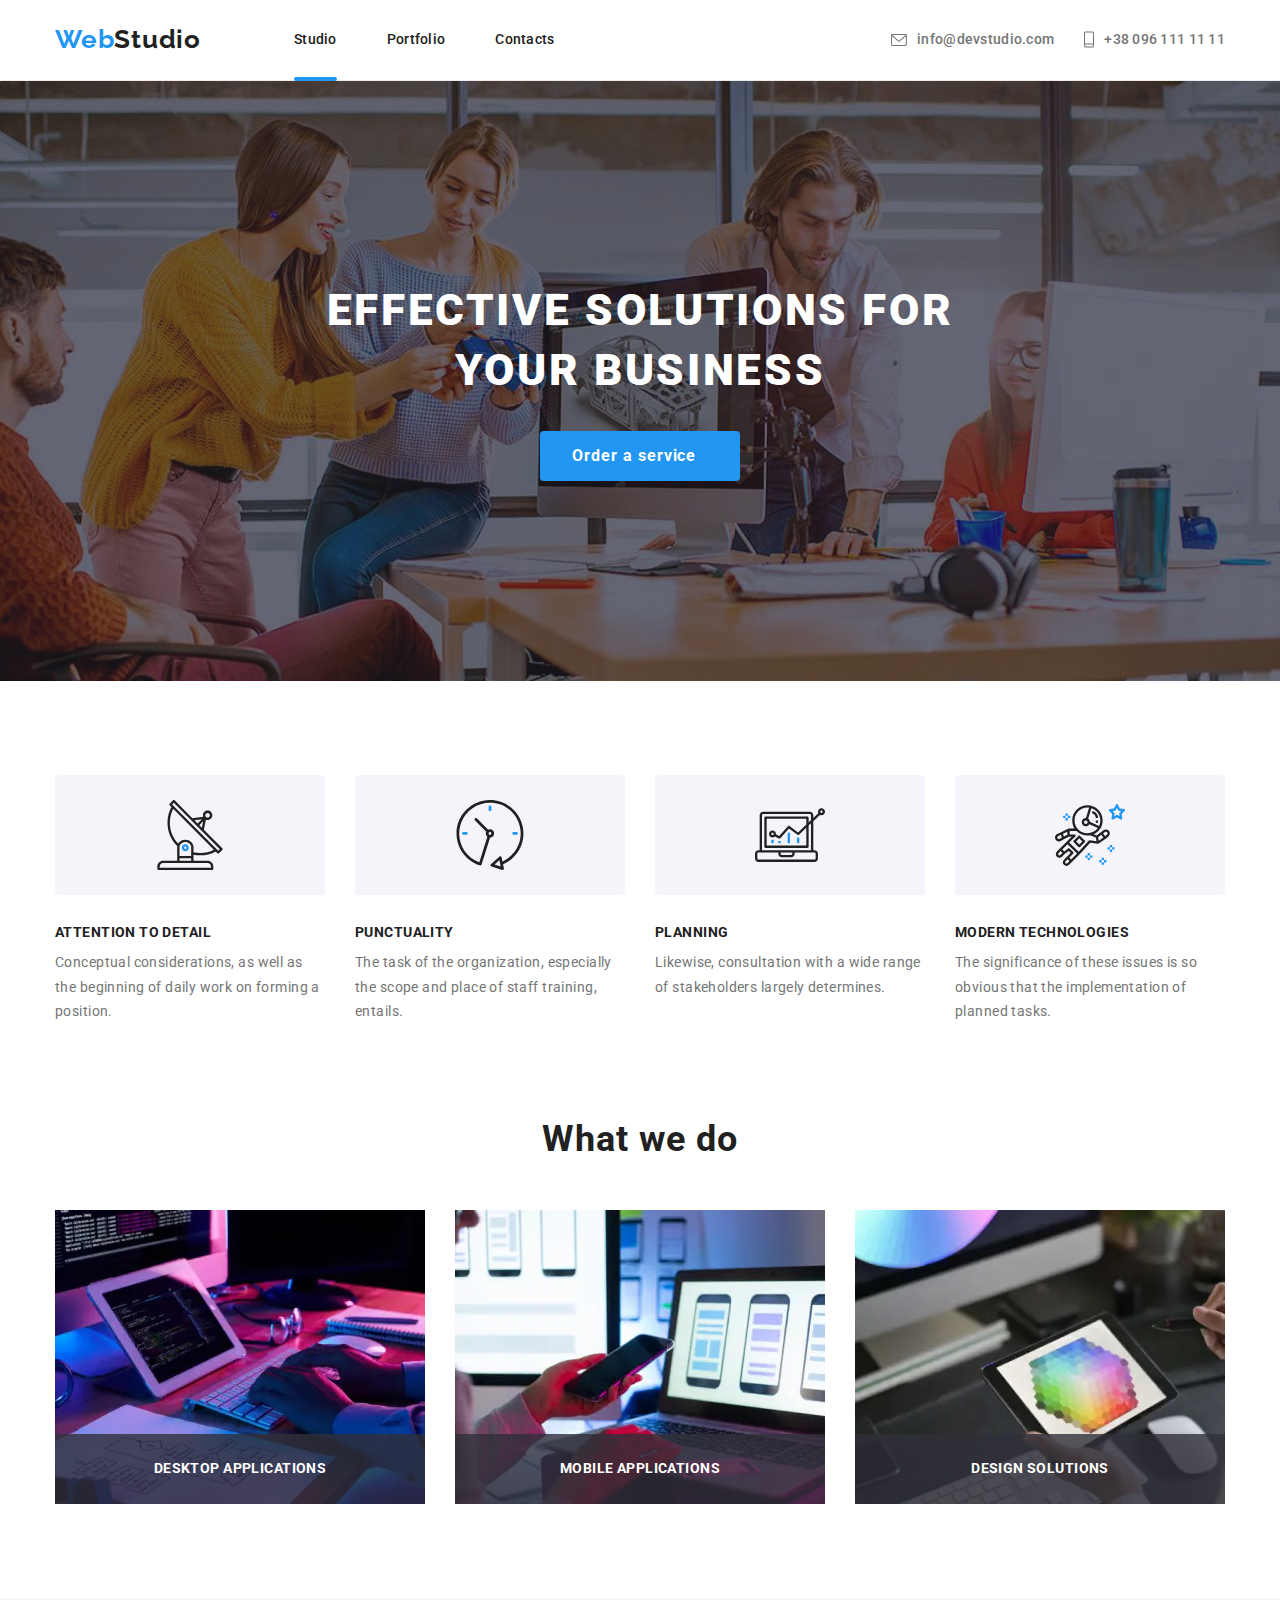
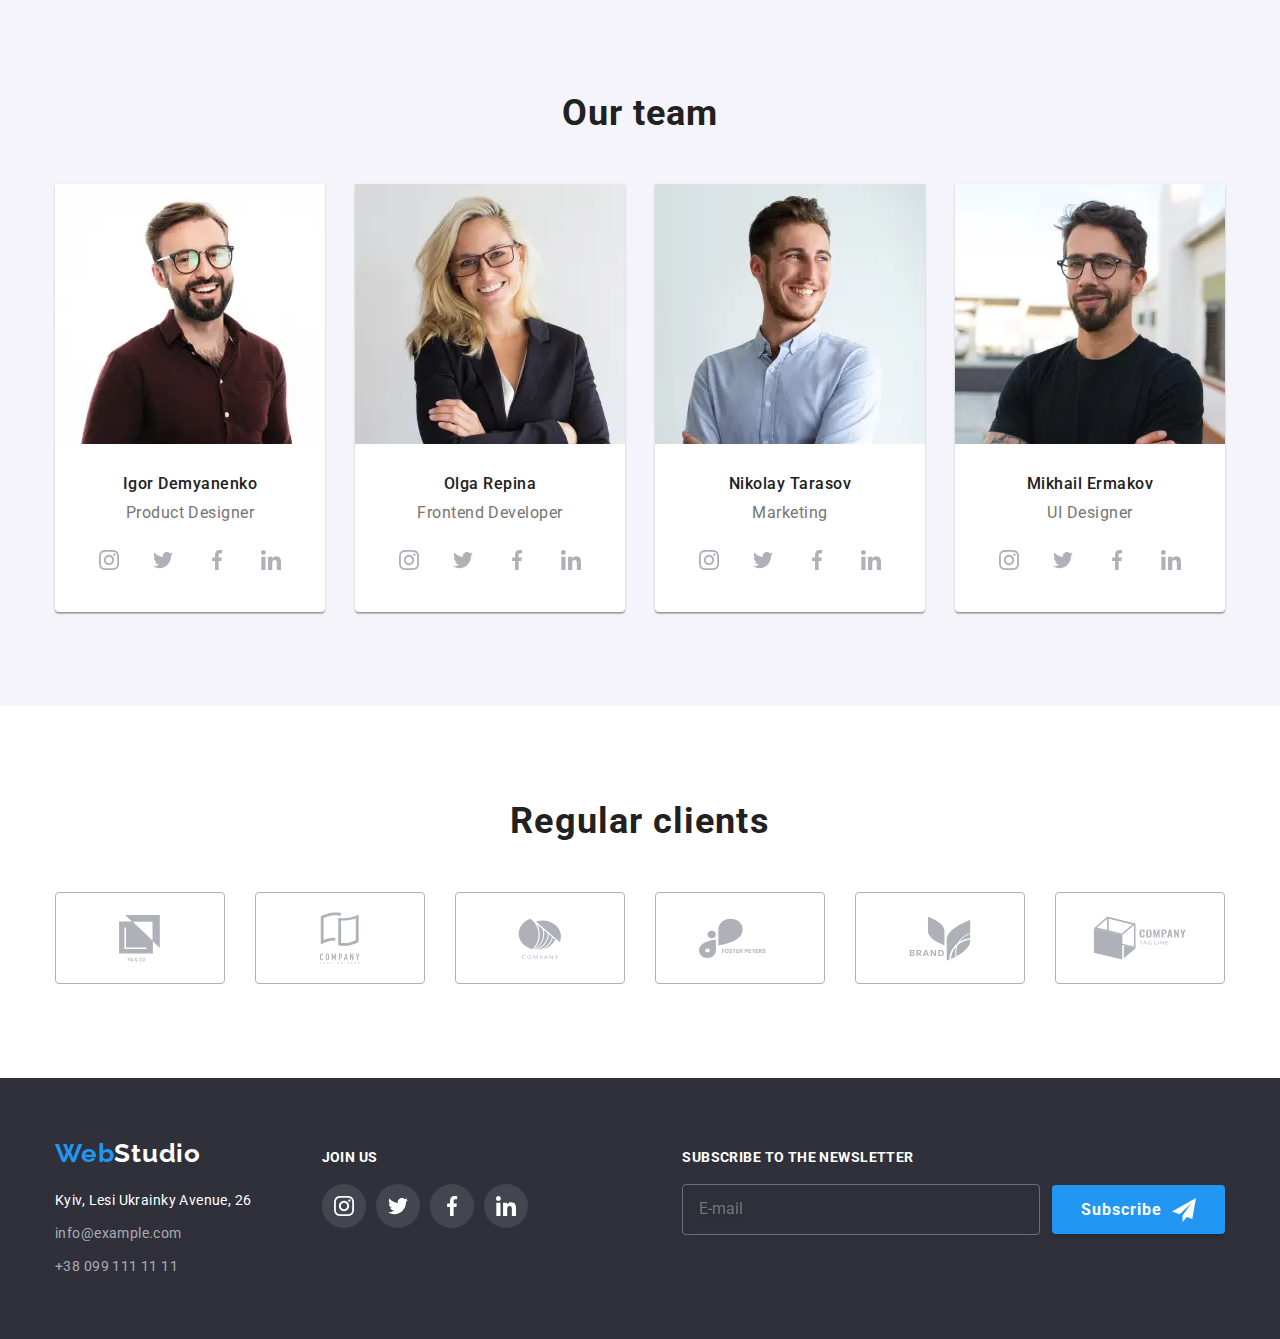
<file: index.html>
<!DOCTYPE html>
<html lang="en">
  <head>
    <meta charset="UTF-8" />
    <meta http-equiv="X-UA-Compatible" content="IE=edge" />
    <meta name="viewport" content="width=device-width, initial-scale=1.0" />
    <title>WebStudio</title>
    <link rel="preconnect" href="https://fonts.googleapis.com" />
    <link rel="preconnect" href="https://fonts.gstatic.com" crossorigin />
    <link
      href="https://fonts.googleapis.com/css2?family=Raleway:wght@700&family=Roboto:wght@400;500;700;900&display=swap"
      rel="stylesheet"
    />
    <link
      rel="stylesheet"
      href="https://cdnjs.cloudflare.com/ajax/libs/modern-normalize/1.1.0/modern-normalize.min.css"
    />
    <link rel="stylesheet" href="css/main.min.css" />
  </head>
  <body>
    <!-- /* -------------------header-------------------------- */ -->
    <header class="header-main">
      <div class="container header-container nav-pos">
        <nav>
          <div class="nav-pos">
            <a href="index.html" lang="en" class="link logo">
              Web<span class="link logo-color">Studio</span>
            </a>
            <ul class="nav header__nav">
              <li class="nav__item">
                <a href="index.html" class="nav__link current">Studio</a>
              </li>
              <li class="nav__item">
                <a href="portfolio.html" class="nav__link">Portfolio</a>
              </li>
              <li class="nav__item">
                <a href="contacts.html" class="nav__link">Contacts</a>
              </li>
            </ul>
          </div>
        </nav>
        <ul class="nav-contacts">
          <li class="nav-contacts__item">
            <a class="nav-contacts__link" href="mailto:info@devstudio.com">
              <svg width="16px" height="20px" class="header-icon">
                <use href="./images/symbol-defs.svg#icon-mail"></use>
              </svg>
              info@devstudio.com</a
            >
          </li>
          <li class="nav-contacts__item">
            <a class="nav-contacts__link" href="tel:+380961111111">
              <svg width="10px" height="17px" class="header-icon">
                <use href="./images/symbol-defs.svg#icon-phone"></use>
              </svg>
              +38 096 111 11 11</a
            >
          </li>
        </ul>
        <button class="mobile-menu-button mob-menu--open" type="button">
          <svg class="mobile-menu-button-icon">
            <use href="./images/symbol-defs.svg#icon-menu"></use>
          </svg>
        </button>
      </div>
      <div class="mobile-menu mob-menu is-hidden">
        <button class="mobile-menu-button-close mob-menu--close" type="button">
          <svg class="mobile-menu-button-close-icon">
            <use href="./images/symbol-defs.svg#icon-close"></use>
          </svg>
        </button>
        <nav class="mobile-navigation">
          <ul class="mobile-navigation-list list">
            <li class="mobile-navigation-item">
              <a
                class="mobile-navigation-link link mobile-current"
                href="./index.html"
                >Studio</a
              >
            </li>
            <li class="mobile-navigation-item">
              <a class="mobile-navigation-link link" href="./portfolio.html"
                >Portfolio</a
              >
            </li>
            <li class="mobile-navigation-item">
              <a class="mobile-navigation-link link" href="">Contacts</a>
            </li>
          </ul>
        </nav>
        <div class="mobile-contacts-wrapper">
          <ul class="mobile-contacts">
            <li class="mobile-contacts-item">
              <a class="mobile-contacts-phone link" href="tel:+380961111111"
                >+38 096 111 11 11</a
              >
            </li>
            <li class="mobile-contacts-item">
              <a
                class="mobile-contacts-email link"
                href="mailto:info@devstudio.com"
                >info@devstudio.com</a
              >
            </li>
          </ul>
          <ul class="mobile-social list">
            <li class="mobile-social-item">
              <a class="mobile-social-link link" href="">Instagram</a>
            </li>
            <li class="mobile-social-item">
              <a class="mobile-social-link link" href="">Twitter</a>
            </li>
            <li class="mobile-social-item">
              <a class="mobile-social-link link" href="">Facebook</a>
            </li>
            <li class="mobile-social-item">
              <a class="mobile-social-link link" href="">LinkedIn</a>
            </li>
          </ul>
        </div>
      </div>
    </header>
    <!-- /* -------------------main-------------------------- */ -->
    <main>
      <section class="hero-section overlay">
        <div class="container">
          <h1 class="hero-title">Effective solutions for your business</h1>
          <button type="button" data-modal-open class="main-btn">
            Order a service
          </button>
        </div>
      </section>
      <section class="section benefits-section">
        <div class="container">
          <h2 class="section1-header visually-hidden">Our advantages</h2>
          <ul class="list section1">
            <li class="item">
              <div class="icon-box">
                <svg width="70px" height="70px">
                  <use href="./images/symbol-defs.svg#icon-antenna"></use>
                </svg>
              </div>
              <h3 class="section1-title">Attention to detail</h3>
              <p class="section1-text">
                Conceptual considerations, as well as the beginning of daily
                work on forming a position.
              </p>
            </li>
            <li class="item">
              <div class="icon-box">
                <svg width="70px" height="70px">
                  <use href="./images/symbol-defs.svg#icon-clock"></use>
                </svg>
              </div>
              <h3 class="section1-title">Punctuality</h3>
              <p class="section1-text">
                The task of the organization, especially the scope and place of
                staff training, entails.
              </p>
            </li>
            <li class="item">
              <div class="icon-box">
                <svg width="70px" height="70px">
                  <use href="./images/symbol-defs.svg#icon-diagram"></use>
                </svg>
              </div>
              <h3 class="section1-title">Planning</h3>
              <p class="section1-text">
                Likewise, consultation with a wide range of stakeholders largely
                determines.
              </p>
            </li>
            <li class="item">
              <div class="icon-box">
                <svg width="70px" height="70px">
                  <use href="./images/symbol-defs.svg#icon-astronaut"></use>
                </svg>
              </div>
              <h3 class="section1-title">Modern technologies</h3>
              <p class="section1-text">
                The significance of these issues is so obvious that the
                implementation of planned tasks.
              </p>
            </li>
          </ul>
        </div>
      </section>
      <section class="section about-us-section">
        <div class="container padding0">
          <h2 class="section2-header">What we do</h2>
          <ul class="list section2">
            <li class="item">
              <picture>
                <source
                  srcset="
                    ./images/box/box1.webp    1x,
                    ./images/box/box1@2x.webp 2x
                  "
                  type="image/webp"
                />
                <source
                  srcset="./images/box/box1.jpg 1x, ./images/box/box1@2x.jpg 2x"
                />
                <img src="#" alt="Desktop applications" />
              </picture>
              <div class="about-us-box">
                <p class="about-us-text">Desktop applications</p>
              </div>
            </li>
            <li class="item">
              <picture>
                <source
                  srcset="
                    ./images/box/box2.webp    1x,
                    ./images/box/box2@2x.webp 2x
                  "
                  type="image/webp"
                />
                <source
                  srcset="./images/box/box2.jpg 1x, ./images/box/box2@2x.jpg 2x"
                />
                <img src="#" alt="Mobile applications" />
              </picture>
              <div class="about-us-box">
                <p class="about-us-text">Mobile applications</p>
              </div>
            </li>
            <li class="item">
              <picture>
                <source
                  srcset="
                    ./images/box/box3.webp    1x,
                    ./images/box/box3@2x.webp 2x
                  "
                  type="image/webp"
                />
                <source
                  srcset="./images/box/box3.jpg 1x, ./images/box/box3@2x.jpg 2x"
                />
                <img src="#" alt="Design solutions" />
              </picture>
              <div class="about-us-box">
                <p class="about-us-text">Design solutions</p>
              </div>
            </li>
          </ul>
        </div>
      </section>
      <section class="section team">
        <div class="container">
          <h2 class="section3-header">Our team</h2>
          <ul class="list section3">
            <li class="item">
              <picture>
                <source
                  media="(min-width: 1200px)"
                  srcset="
                    ./images/team/team1.webp    1x,
                    ./images/team/team1@2x.webp 2x
                  "
                  type="image/webp"
                />
                <source
                  media="(min-width: 1200px)"
                  srcset="
                    ./images/team/team1.jpg    1x,
                    ./images/team/team1@2x.jpg 2x
                  "
                />
                <source
                  media="(min-width: 768px)"
                  srcset="
                    ./images/team/team1-tablet.webp    1x,
                    ./images/team/team1-tablet@2x.webp 2x
                  "
                  type="image/webp"
                />
                <source
                  media="(min-width: 768px)"
                  srcset="
                    ./images/team/team1-tablet.jpg    1x,
                    ./images/team/team1-tablet@2x.jpg 2x
                  "
                />
                <source
                  media="(min-width: 280px)"
                  srcset="
                    ./images/team/team1-mobile.webp    1x,
                    ./images/team/team1-mobile@2x.webp 2x
                  "
                  type="image/webp"
                />
                <source
                  media="(min-width: 280px)"
                  srcset="
                    ./images/team/team1-mobile.jpg    1x,
                    ./images/team/team1-mobile@2x.jpg 2x
                  "
                />
                <img
                  src="./images/team/team1.jpg"
                  alt="Igor Demyanenko"
                  loading="lazy"
                />
              </picture>
              <div class="card-align">
                <h3 class="section3-title">Igor Demyanenko</h3>
                <p lang="en" class="section3-text">Product Designer</p>
                <ul class="team-social social-list list">
                  <li class="social-item">
                    <a href="" class="social-link link">
                      <svg class="social-icon" width="20px" height="20px">
                        <use
                          href="./images/symbol-defs.svg#icon-instagram"
                        ></use>
                      </svg>
                    </a>
                  </li>
                  <li class="social-item">
                    <a href="" class="social-link link">
                      <svg class="social-icon" width="20px" height="20px">
                        <use href="./images/symbol-defs.svg#icon-twitter"></use>
                      </svg>
                    </a>
                  </li>
                  <li class="social-item">
                    <a href="" class="social-link link">
                      <svg class="social-icon" width="20px" height="20px">
                        <use
                          href="./images/symbol-defs.svg#icon-facebook"
                        ></use>
                      </svg>
                    </a>
                  </li>
                  <li class="social-item">
                    <a href="" class="social-link link">
                      <svg class="social-icon" width="20px" height="20px">
                        <use
                          href="./images/symbol-defs.svg#icon-linkedin"
                        ></use>
                      </svg>
                    </a>
                  </li>
                </ul>
              </div>
            </li>
            <li class="item">
              <picture>
                <source
                  media="(min-width: 1200px)"
                  srcset="
                    ./images/team/team2.webp    1x,
                    ./images/team/team2@2x.webp 2x
                  "
                  type="image/webp"
                />
                <source
                  media="(min-width: 1200px)"
                  srcset="
                    ./images/team/team2.jpg    1x,
                    ./images/team/team2@2x.jpg 2x
                  "
                />
                <source
                  media="(min-width: 768px)"
                  srcset="
                    ./images/team/team2-tablet.webp    1x,
                    ./images/team/team2-tablet@2x.webp 2x
                  "
                  type="image/webp"
                />
                <source
                  media="(min-width: 768px)"
                  srcset="
                    ./images/team/team2-tablet.jpg    1x,
                    ./images/team/team2-tablet@2x.jpg 2x
                  "
                />
                <source
                  media="(min-width: 280px)"
                  srcset="
                    ./images/team/team2-mobile.webp    1x,
                    ./images/team/team2-mobile@2x.webp 2x
                  "
                  type="image/webp"
                />
                <source
                  media="(min-width: 280px)"
                  srcset="
                    ./images/team/team2-mobile.jpg    1x,
                    ./images/team/team2-mobile@2x.jpg 2x
                  "
                />
                <img
                  src="./images/team/team2.jpg"
                  alt="Olga Repina"
                  loading="lazy"
                />
              </picture>
              <div class="card-align">
                <h3 class="section3-title">Olga Repina</h3>
                <p lang="en" class="section3-text">Frontend Developer</p>
                <ul class="team-social social-list list">
                  <li class="social-item">
                    <a href="" class="social-link link">
                      <svg class="social-icon" width="20px" height="20px">
                        <use
                          href="./images/symbol-defs.svg#icon-instagram"
                        ></use>
                      </svg>
                    </a>
                  </li>
                  <li class="social-item">
                    <a href="" class="social-link link">
                      <svg class="social-icon" width="20px" height="20px">
                        <use href="./images/symbol-defs.svg#icon-twitter"></use>
                      </svg>
                    </a>
                  </li>
                  <li class="social-item">
                    <a href="" class="social-link link">
                      <svg class="social-icon" width="20px" height="20px">
                        <use
                          href="./images/symbol-defs.svg#icon-facebook"
                        ></use>
                      </svg>
                    </a>
                  </li>
                  <li class="social-item">
                    <a href="" class="social-link link">
                      <svg class="social-icon" width="20px" height="20px">
                        <use
                          href="./images/symbol-defs.svg#icon-linkedin"
                        ></use>
                      </svg>
                    </a>
                  </li>
                </ul>
              </div>
            </li>
            <li class="item">
              <picture>
                <source
                  media="(min-width: 1200px)"
                  srcset="
                    ./images/team/team3.webp    1x,
                    ./images/team/team3@2x.webp 2x
                  "
                  type="image/webp"
                />
                <source
                  media="(min-width: 1200px)"
                  srcset="
                    ./images/team/team3.jpg    1x,
                    ./images/team/team3@2x.jpg 2x
                  "
                />
                <source
                  media="(min-width: 768px)"
                  srcset="
                    ./images/team/team3-tablet.webp    1x,
                    ./images/team/team3-tablet@2x.webp 2x
                  "
                  type="image/webp"
                />
                <source
                  media="(min-width: 768px)"
                  srcset="
                    ./images/team/team3-tablet.jpg    1x,
                    ./images/team/team3-tablet@2x.jpg 2x
                  "
                />
                <source
                  media="(min-width: 280px)"
                  srcset="
                    ./images/team/team3-mobile.webp    1x,
                    ./images/team/team3-mobile@2x.webp 2x
                  "
                  type="image/webp"
                />
                <source
                  media="(min-width: 280px)"
                  srcset="
                    ./images/team/team3-mobile.jpg    1x,
                    ./images/team/team3-mobile@2x.jpg 2x
                  "
                />
                <img
                  src="./images/team/team3.jpg"
                  alt="Nikolay Tarasov"
                  loading="lazy"
                />
              </picture>
              <div class="card-align">
                <h3 class="section3-title">Nikolay Tarasov</h3>
                <p lang="en" class="section3-text">Marketing</p>
                <ul class="team-social social-list list">
                  <li class="social-item">
                    <a href="" class="social-link link">
                      <svg class="social-icon" width="20px" height="20px">
                        <use
                          href="./images/symbol-defs.svg#icon-instagram"
                        ></use>
                      </svg>
                    </a>
                  </li>
                  <li class="social-item">
                    <a href="" class="social-link link">
                      <svg class="social-icon" width="20px" height="20px">
                        <use href="./images/symbol-defs.svg#icon-twitter"></use>
                      </svg>
                    </a>
                  </li>
                  <li class="social-item">
                    <a href="" class="social-link link">
                      <svg class="social-icon" width="20px" height="20px">
                        <use
                          href="./images/symbol-defs.svg#icon-facebook"
                        ></use>
                      </svg>
                    </a>
                  </li>
                  <li class="social-item">
                    <a href="" class="social-link link">
                      <svg class="social-icon" width="20px" height="20px">
                        <use
                          href="./images/symbol-defs.svg#icon-linkedin"
                        ></use>
                      </svg>
                    </a>
                  </li>
                </ul>
              </div>
            </li>
            <li class="item">
              <picture>
                <source
                  media="(min-width: 1200px)"
                  srcset="
                    ./images/team/team4.webp    1x,
                    ./images/team/team4@2x.webp 2x
                  "
                  type="image/webp"
                />
                <source
                  media="(min-width: 1200px)"
                  srcset="
                    ./images/team/team4.jpg    1x,
                    ./images/team/team4@2x.jpg 2x
                  "
                />
                <source
                  media="(min-width: 768px)"
                  srcset="
                    ./images/team/team4-tablet.webp    1x,
                    ./images/team/team4-tablet@2x.webp 2x
                  "
                  type="image/webp"
                />
                <source
                  media="(min-width: 768px)"
                  srcset="
                    ./images/team/team4-tablet.jpg    1x,
                    ./images/team/team4-tablet@2x.jpg 2x
                  "
                />
                <source
                  media="(min-width: 280px)"
                  srcset="
                    ./images/team/team4-mobile.webp    1x,
                    ./images/team/team4-mobile@2x.webp 2x
                  "
                  type="image/webp"
                />
                <source
                  media="(min-width: 280px)"
                  srcset="
                    ./images/team/team4-mobile.jpg    1x,
                    ./images/team/team4-mobile@2x.jpg 2x
                  "
                />
                <img
                  src="./images/team/team4.jpg"
                  alt="Mikhail Ermakov"
                  loading="lazy"
                />
              </picture>
              <div class="card-align">
                <h3 class="section3-title">Mikhail Ermakov</h3>
                <p lang="en" class="section3-text">UI Designer</p>
                <ul class="team-social social-list list">
                  <li class="social-item">
                    <a href="" class="social-link link">
                      <svg class="social-icon" width="20px" height="20px">
                        <use
                          href="./images/symbol-defs.svg#icon-instagram"
                        ></use>
                      </svg>
                    </a>
                  </li>
                  <li class="social-item">
                    <a href="" class="social-link link">
                      <svg class="social-icon" width="20px" height="20px">
                        <use href="./images/symbol-defs.svg#icon-twitter"></use>
                      </svg>
                    </a>
                  </li>
                  <li class="social-item">
                    <a href="" class="social-link link">
                      <svg class="social-icon" width="20px" height="20px">
                        <use
                          href="./images/symbol-defs.svg#icon-facebook"
                        ></use>
                      </svg>
                    </a>
                  </li>
                  <li class="social-item">
                    <a href="" class="social-link link">
                      <svg class="social-icon" width="20px" height="20px">
                        <use
                          href="./images/symbol-defs.svg#icon-linkedin"
                        ></use>
                      </svg>
                    </a>
                  </li>
                </ul>
              </div>
            </li>
          </ul>
        </div>
      </section>
      <section class="section">
        <div class="container">
          <h2 class="section4-header">Regular clients</h2>
          <ul class="list company-list">
            <li class="item">
              <a class="company-link link" href="">
                <svg class="company-icon" width="41px" height="46.7px">
                  <use href="./images/symbol-defs.svg#icon-company1"></use>
                </svg>
              </a>
            </li>
            <li class="item">
              <a class="company-link link" href="">
                <svg class="company-icon" width="40px" height="52px">
                  <use href="./images/symbol-defs.svg#icon-company2"></use>
                </svg>
              </a>
            </li>
            <li class="item">
              <a class="company-link link" href="">
                <svg class="company-icon" width="43.46px" height="41.18px">
                  <use href="./images/symbol-defs.svg#icon-company3"></use>
                </svg>
              </a>
            </li>
            <li class="item">
              <a class="company-link link" href="">
                <svg class="company-icon" width="84.44px" height="40.62px">
                  <use href="./images/symbol-defs.svg#icon-company4"></use>
                </svg>
              </a>
            </li>
            <li class="item">
              <a class="company-link link" href="">
                <svg class="company-icon" width="62.54px" height="45.43px">
                  <use href="./images/symbol-defs.svg#icon-company5"></use>
                </svg>
              </a>
            </li>
            <li class="item">
              <a class="company-link link" href="">
                <svg class="company-icon" width="93.79px" height="43.93px">
                  <use href="./images/symbol-defs.svg#icon-company6"></use>
                </svg>
              </a>
            </li>
          </ul>
        </div>
      </section>
    </main>
    <!-- /* -------------------footer-------------------------- */ -->
    <footer class="footer">
      <div class="container footer-items">
        <div class="footer-wrap">
          <div class="footer-inf">
            <a href="index.html" lang="en" class="link logo footer-logo">
              Web<span class="link logo-color-footer">Studio</span>
            </a>
            <address class="footer-address">
              <ul class="list address-margin">
                <li class="item">
                  <p>Kyiv, Lesi Ukrainky Avenue, 26</p>
                </li>
                <li class="item">
                  <a class="footer-info link" href="mailto:info@example.com"
                    >info@example.com</a
                  >
                </li>
                <li class="item">
                  <a class="footer-info link" href="tel:+380991111111"
                    >+38 099 111 11 11</a
                  >
                </li>
              </ul>
            </address>
          </div>
          <div class="join-us-container">
            <h3 class="footer-social-title">JOIN US</h3>
            <ul class="team-social social-list list">
              <li class="social-item">
                <a href="" class="social-link footer-social-link link">
                  <svg class="social-icon" width="20px" height="20px">
                    <use href="./images/symbol-defs.svg#icon-instagram"></use>
                  </svg>
                </a>
              </li>
              <li class="social-item">
                <a href="" class="social-link footer-social-link link">
                  <svg class="social-icon" width="20px" height="20px">
                    <use href="./images/symbol-defs.svg#icon-twitter"></use>
                  </svg>
                </a>
              </li>
              <li class="social-item">
                <a href="" class="social-link footer-social-link link">
                  <svg class="social-icon" width="20px" height="20px">
                    <use href="./images/symbol-defs.svg#icon-facebook"></use>
                  </svg>
                </a>
              </li>
              <li class="social-item">
                <a href="" class="social-link footer-social-link link">
                  <svg class="social-icon" width="20px" height="20px">
                    <use href="./images/symbol-defs.svg#icon-linkedin"></use>
                  </svg>
                </a>
              </li>
            </ul>
          </div>
        </div>
        <div class="subscribe-section">
          <h3 class="footer-social-title">Subscribe to the newsletter</h3>
          <form
            class="footer-form"
            name="signup-form"
            autocomplete="on"
            novalidate
          >
            <div class="subscribe-form-container">
              <label for="email" class="subscribe-form-label">
                <input
                  type="email"
                  name="email"
                  id="email"
                  class="subscribe-form-input"
                  placeholder="E-mail"
                />
              </label>
              <button type="submit" class="form-btn">
                Subscribe
                <svg class="form-btn-icon" width="24px" height="24px">
                  <use href="./images/icons.svg#icon-send"></use>
                </svg>
              </button>
            </div>
          </form>
        </div>
      </div>
    </footer>
    <!-- /* -------------------modal-------------------------- */ -->
    <div class="backdrop is-hidden" data-modal>
      <div class="modal">
        <button type="button" data-modal-close class="modal-btn button">
          <svg class="modal-close" width="11px" height="11px">
            <use href="./images/symbol-defs.svg#icon-close"></use>
          </svg>
        </button>
        <form action="#" class="modal-form">
          <p class="modal-form-header">
            Leave your details and we will call you back
          </p>
          <label for="" class="modal-form-field"
            >Name
            <span class="form-input-wrap">
              <input
                type="text"
                class="modal-form-input"
                name="person-name"
                minlength="3"
                pattern="[a-zA-Zа-яёА-ЯЁ]+"
                title="Only Cyrillic and Latin characters are allowed"
              />
              <svg class="modal-form-input-icon">
                <use href="./images/icons.svg#icon-user"></use>
              </svg>
            </span>
          </label>
          <label for="" class="modal-form-field"
            >Phone
            <span class="form-input-wrap">
              <input
                type="text"
                class="modal-form-input"
                name="person-tel"
                minlength="12"
                pattern="[0-9]{12}"
                title="380123456789"
              />
              <svg class="modal-form-input-icon">
                <use href="./images/icons.svg#icon-phone"></use>
              </svg>
            </span>
          </label>
          <label for="" class="modal-form-field"
            >Email
            <span class="form-input-wrap">
              <input
                type="text"
                class="modal-form-input"
                name="person-mail"
                required
              />
              <svg class="modal-form-input-icon">
                <use href="./images/icons.svg#icon-mail"></use>
              </svg>
            </span>
          </label>
          <label for="" class="modal-form-field"
            >Comment
            <textarea
              class="modal-form-message"
              name="person-message"
              placeholder="Enter your text"
            ></textarea>
          </label>
          <input
            class="modal-check-box visually-hidden"
            type="checkbox"
            id="accept"
          />
          <label class="modal-form-checkbox-label" for="accept">
            I agree to receive newsletters and accept
            <a href="#" class="modal-form-link">the Terms of Agreement</a>
          </label>
          <button class="modal-form-button" type="submit">Send</button>
        </form>
      </div>
    </div>
    <script src="./js/mobile-menu.js"></script>
    <script src="./js/modal.js"></script>
  </body>
</html>
</file>
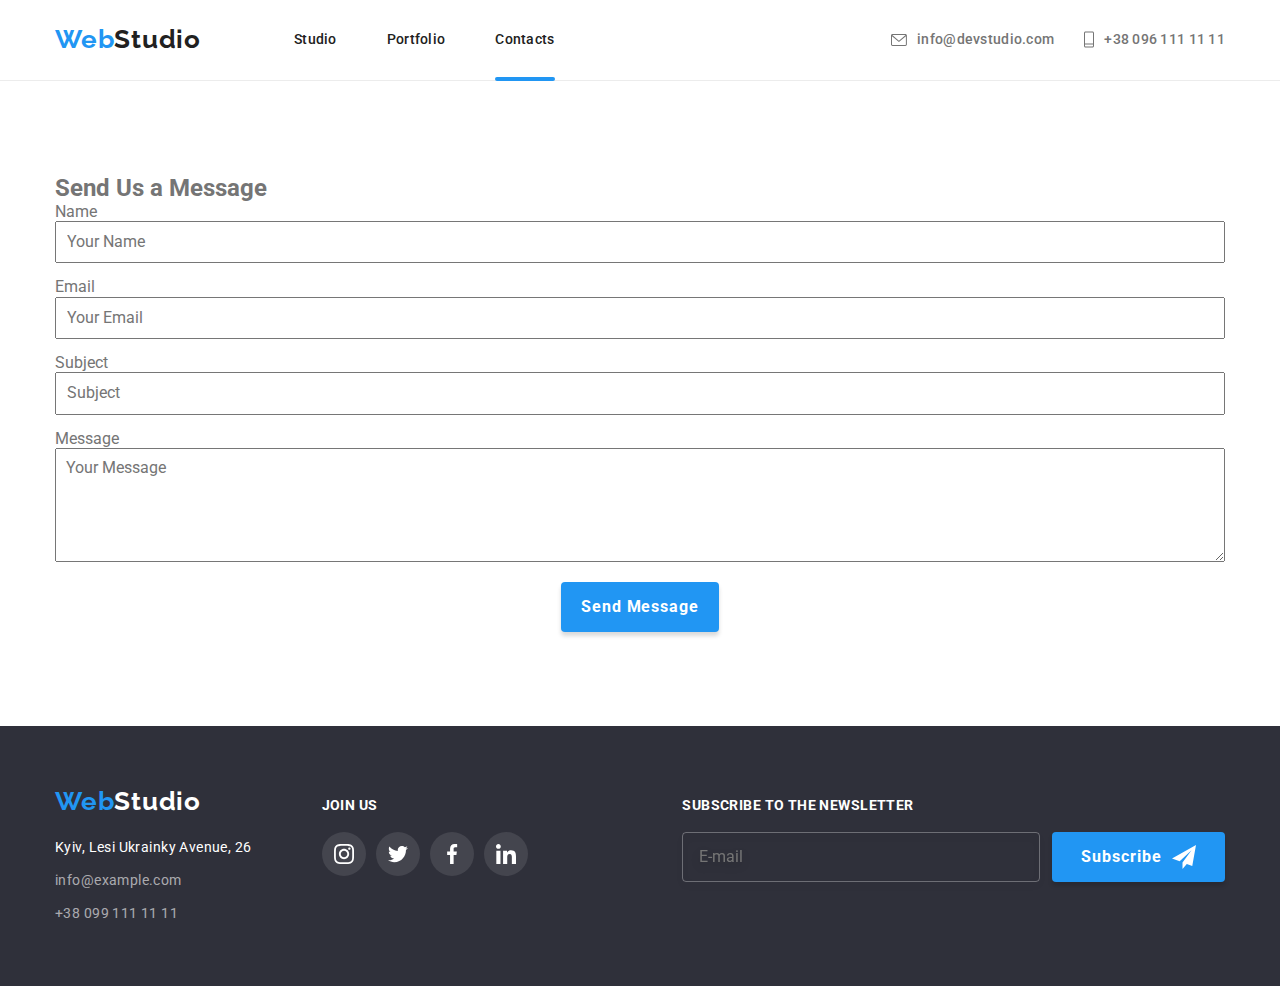
<file: contacts.html>
<!DOCTYPE html>
<html lang="en">
  <head>
    <meta charset="UTF-8" />
    <meta http-equiv="X-UA-Compatible" content="IE=edge" />
    <meta name="viewport" content="width=device-width, initial-scale=1.0" />
    <title>Contacts - WebStudio</title>
    <!-- Google Fonts and Normalize CSS -->
    <link rel="preconnect" href="https://fonts.googleapis.com" />
    <link rel="preconnect" href="https://fonts.gstatic.com" crossorigin />
    <link
      href="https://fonts.googleapis.com/css2?family=Raleway:wght@700&family=Roboto:wght@400;500;700;900&display=swap"
      rel="stylesheet"
    />
    <link
      rel="stylesheet"
      href="https://cdnjs.cloudflare.com/ajax/libs/modern-normalize/1.1.0/modern-normalize.min.css"
    />
    <!-- Main CSS -->
    <link rel="stylesheet" href="css/main.min.css" />
  </head>
  <body>
    <!-- Header -->
    <header class="header-main">
      <div class="container header-container nav-pos">
        <nav>
          <div class="nav-pos">
            <a href="index.html" lang="en" class="link logo">
              Web<span class="link logo-color">Studio</span>
            </a>
            <ul class="nav header__nav">
              <li class="nav__item">
                <a href="index.html" class="nav__link">Studio</a>
              </li>
              <li class="nav__item">
                <a href="portfolio.html" class="nav__link">Portfolio</a>
              </li>
              <li class="nav__item">
                <a href="contacts.html" class="nav__link current">Contacts</a>
              </li>
            </ul>
          </div>
        </nav>
        <ul class="nav-contacts">
          <li class="nav-contacts__item">
            <a class="nav-contacts__link" href="mailto:info@devstudio.com">
              <svg width="16px" height="20px" class="header-icon">
                <use href="./images/symbol-defs.svg#icon-mail"></use>
              </svg>
              info@devstudio.com
            </a>
          </li>
          <li class="nav-contacts__item">
            <a class="nav-contacts__link" href="tel:+380961111111">
              <svg width="10px" height="17px" class="header-icon">
                <use href="./images/symbol-defs.svg#icon-phone"></use>
              </svg>
              +38 096 111 11 11
            </a>
          </li>
        </ul>
        <button class="mobile-menu-button mob-menu--open" type="button">
          <svg class="mobile-menu-button-icon">
            <use href="./images/symbol-defs.svg#icon-menu"></use>
          </svg>
        </button>
      </div>
      <!-- Mobile Menu -->
      <div class="mobile-menu mob-menu is-hidden">
        <button class="mobile-menu-button-close mob-menu--close" type="button">
          <svg class="mobile-menu-button-close-icon">
            <use href="./images/symbol-defs.svg#icon-close"></use>
          </svg>
        </button>
        <nav class="mobile-navigation">
          <ul class="mobile-navigation-list list">
            <li class="mobile-navigation-item">
              <a class="mobile-navigation-link link" href="./index.html"
                >Studio</a
              >
            </li>
            <li class="mobile-navigation-item">
              <a class="mobile-navigation-link link" href="./portfolio.html"
                >Portfolio</a
              >
            </li>
            <li class="mobile-navigation-item">
              <a class="mobile-navigation-link link" href="contacts.html"
                >Contacts</a
              >
            </li>
          </ul>
        </nav>
        <div class="mobile-contacts-wrapper">
          <ul class="mobile-contacts">
            <li class="mobile-contacts-item">
              <a class="mobile-contacts-phone link" href="tel:+380961111111"
                >+38 096 111 11 11</a
              >
            </li>
            <li class="mobile-contacts-item">
              <a
                class="mobile-contacts-email link"
                href="mailto:info@devstudio.com"
                >info@devstudio.com</a
              >
            </li>
          </ul>
          <ul class="mobile-social list">
            <li class="mobile-social-item">
              <a class="mobile-social-link link" href="">Instagram</a>
            </li>
            <li class="mobile-social-item">
              <a class="mobile-social-link link" href="">Twitter</a>
            </li>
            <li class="mobile-social-item">
              <a class="mobile-social-link link" href="">Facebook</a>
            </li>
            <li class="mobile-social-item">
              <a class="mobile-social-link link" href="">LinkedIn</a>
            </li>
          </ul>
        </div>
      </div>
    </header>

    <!-- Main Content -->
    <main>
      <section class="section contacts-section">
        <div class="container">
          <!-- Only the form remains -->
          <div
            class="contacts-wrapper"
            style="display: flex; flex-wrap: wrap; gap: 40px"
          >
            <div class="contact-form" style="flex: 1; min-width: 300px">
              <h2>Send Us a Message</h2>
              <form action="#" class="form">
                <div class="form-group" style="margin-bottom: 15px">
                  <label for="name">Name</label>
                  <input
                    type="text"
                    id="name"
                    name="name"
                    placeholder="Your Name"
                    required
                    style="width: 100%; padding: 10px"
                  />
                </div>
                <div class="form-group" style="margin-bottom: 15px">
                  <label for="email">Email</label>
                  <input
                    type="email"
                    id="email"
                    name="email"
                    placeholder="Your Email"
                    required
                    style="width: 100%; padding: 10px"
                  />
                </div>
                <div class="form-group" style="margin-bottom: 15px">
                  <label for="subject">Subject</label>
                  <input
                    type="text"
                    id="subject"
                    name="subject"
                    placeholder="Subject"
                    required
                    style="width: 100%; padding: 10px"
                  />
                </div>
                <div class="form-group" style="margin-bottom: 15px">
                  <label for="message">Message</label>
                  <textarea
                    id="message"
                    name="message"
                    placeholder="Your Message"
                    rows="5"
                    required
                    style="width: 100%; padding: 10px"
                  ></textarea>
                </div>
                <button
                  type="submit"
                  class="form-btn"
                  style="padding: 10px 20px"
                >
                  Send Message
                </button>
              </form>
            </div>
          </div>
        </div>
      </section>
    </main>

    <!-- Footer -->
    <footer class="footer">
      <div class="container footer-items">
        <div class="footer-wrap">
          <div class="footer-inf">
            <a href="index.html" lang="en" class="link logo footer-logo">
              Web<span class="link logo-color-footer">Studio</span>
            </a>
            <address class="footer-address">
              <ul class="list address-margin">
                <li class="item">
                  <p>Kyiv, Lesi Ukrainky Avenue, 26</p>
                </li>
                <li class="item">
                  <a class="footer-info link" href="mailto:info@example.com"
                    >info@example.com</a
                  >
                </li>
                <li class="item">
                  <a class="footer-info link" href="tel:+380991111111"
                    >+38 099 111 11 11</a
                  >
                </li>
              </ul>
            </address>
          </div>
          <div class="join-us-container">
            <h3 class="footer-social-title">JOIN US</h3>
            <ul class="team-social social-list list">
              <li class="social-item">
                <a href="" class="social-link footer-social-link link">
                  <svg class="social-icon" width="20px" height="20px">
                    <use href="./images/symbol-defs.svg#icon-instagram"></use>
                  </svg>
                </a>
              </li>
              <li class="social-item">
                <a href="" class="social-link footer-social-link link">
                  <svg class="social-icon" width="20px" height="20px">
                    <use href="./images/symbol-defs.svg#icon-twitter"></use>
                  </svg>
                </a>
              </li>
              <li class="social-item">
                <a href="" class="social-link footer-social-link link">
                  <svg class="social-icon" width="20px" height="20px">
                    <use href="./images/symbol-defs.svg#icon-facebook"></use>
                  </svg>
                </a>
              </li>
              <li class="social-item">
                <a href="" class="social-link footer-social-link link">
                  <svg class="social-icon" width="20px" height="20px">
                    <use href="./images/symbol-defs.svg#icon-linkedin"></use>
                  </svg>
                </a>
              </li>
            </ul>
          </div>
        </div>
        <div class="subscribe-section">
          <h3 class="footer-social-title">Subscribe to the newsletter</h3>
          <form
            class="footer-form"
            name="signup-form"
            autocomplete="on"
            novalidate
          >
            <div class="subscribe-form-container">
              <label for="email" class="subscribe-form-label">
                <input
                  type="email"
                  name="email"
                  id="email"
                  class="subscribe-form-input"
                  placeholder="E-mail"
                />
              </label>
              <button type="submit" class="form-btn">
                Subscribe
                <svg class="form-btn-icon" width="24px" height="24px">
                  <use href="./images/icons.svg#icon-send"></use>
                </svg>
              </button>
            </div>
          </form>
        </div>
      </div>
    </footer>
    <script src="./js/mobile-menu.js"></script>
  </body>
</html>
</file>
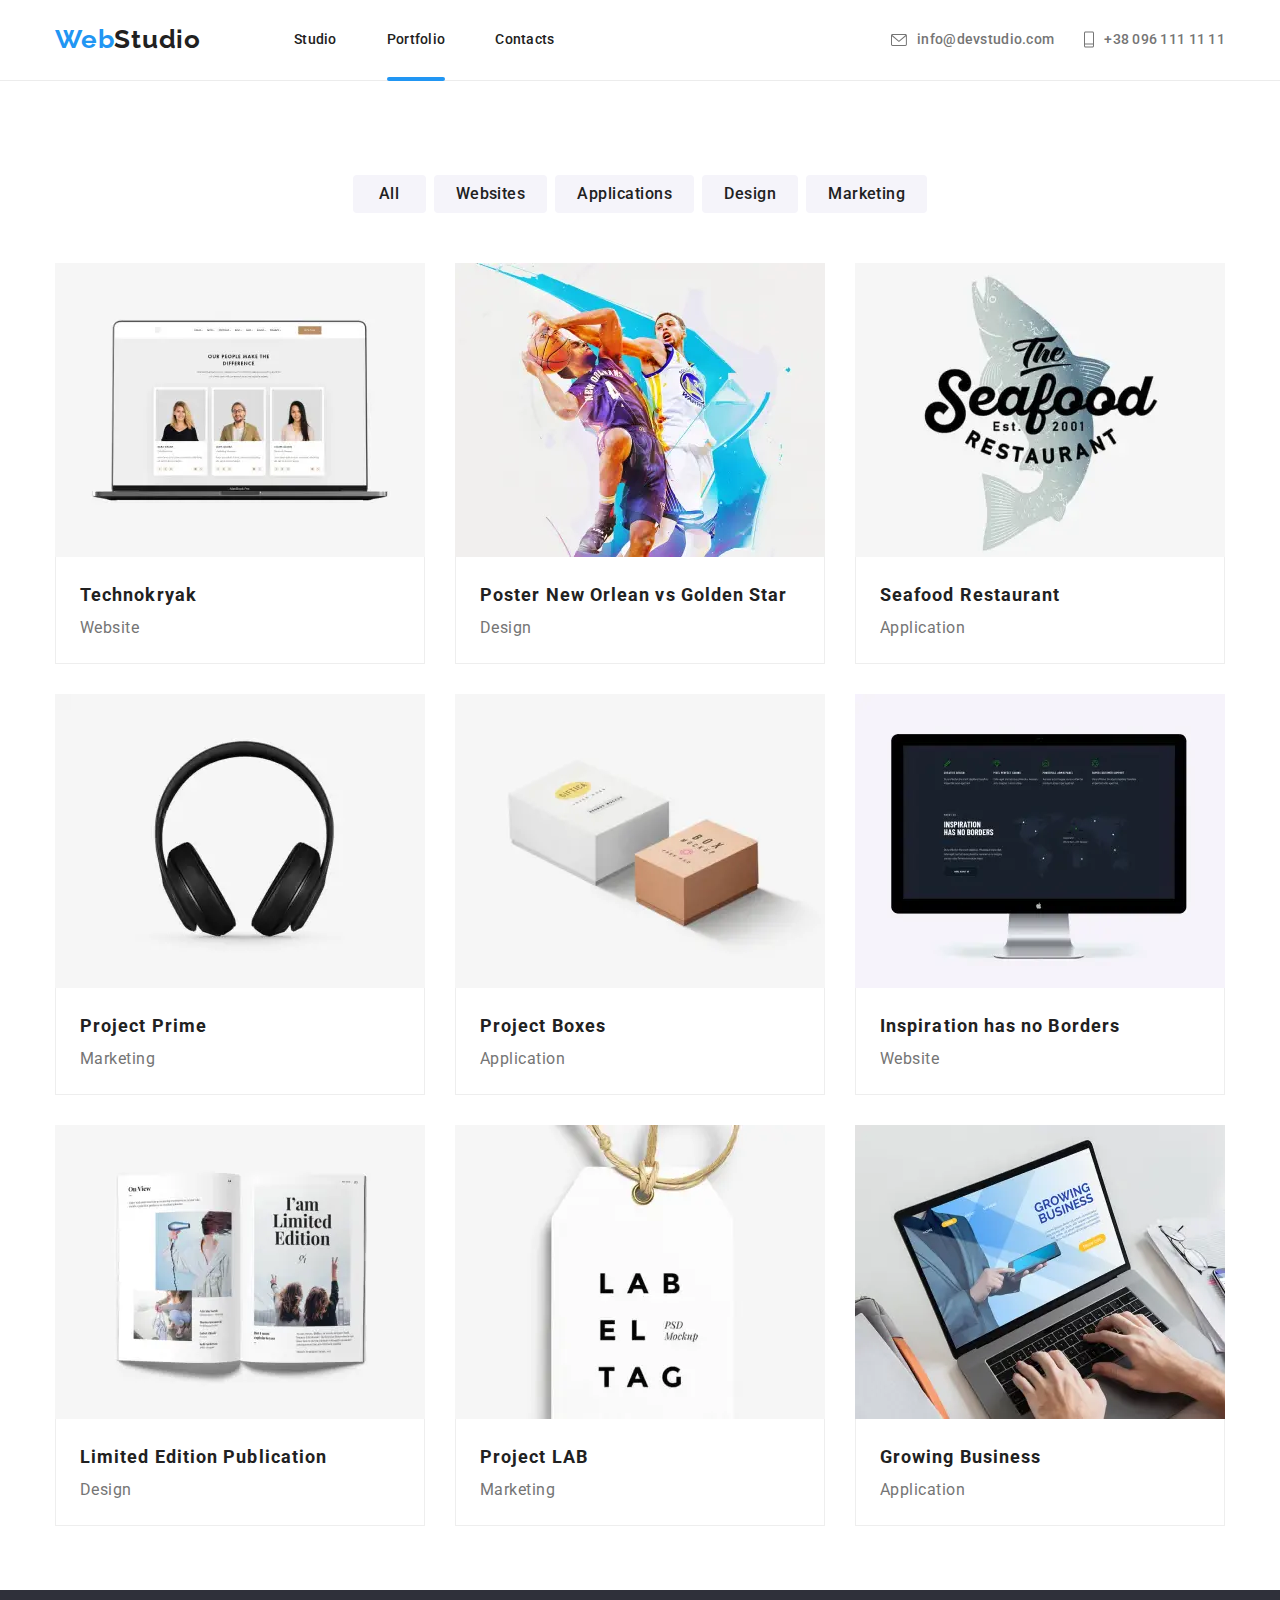
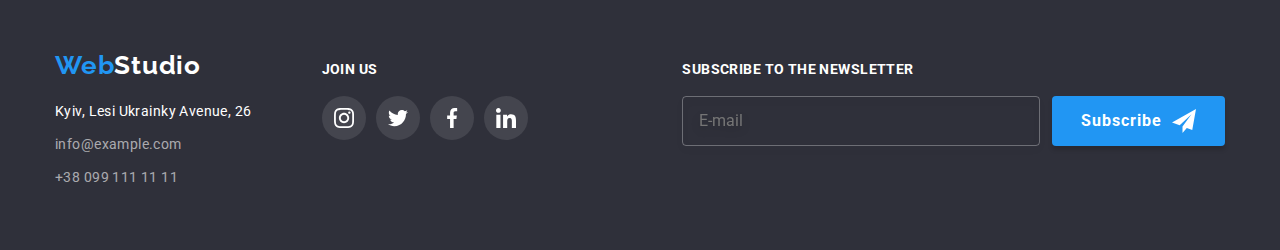
<file: portfolio.html>
<!DOCTYPE html>
<html lang="en">
  <head>
    <meta charset="UTF-8" />
    <meta http-equiv="X-UA-Compatible" content="IE=edge" />
    <meta name="viewport" content="width=device-width, initial-scale=1.0" />
    <title>Document</title>
    <link rel="preconnect" href="https://fonts.googleapis.com" />
    <link rel="preconnect" href="https://fonts.gstatic.com" crossorigin />
    <link
      href="https://fonts.googleapis.com/css2?family=Raleway:wght@700&family=Roboto:wght@400;500;700;900&display=swap"
      rel="stylesheet"
    />
    <link
      rel="stylesheet"
      href="https://cdnjs.cloudflare.com/ajax/libs/modern-normalize/1.1.0/modern-normalize.min.css"
    />
    <link rel="stylesheet" href="css/main.min.css" />
  </head>
  <body>
    <!-- /* -------------------header-------------------------- */ -->
    <header class="header-main">
      <div class="container header-container nav-pos">
        <nav>
          <div class="nav-pos">
            <a href="index.html" lang="en" class="link logo">
              Web<span class="link logo-color">Studio</span>
            </a>
            <ul class="nav header__nav">
              <li class="nav__item">
                <a href="index.html" class="nav__link">Studio</a>
              </li>
              <li class="nav__item">
                <a href="portfolio.html" class="nav__link current">Portfolio</a>
              </li>
              <li class="nav__item">
                <a href="contacts.html" class="nav__link">Contacts</a>
              </li>
            </ul>
          </div>
        </nav>
        <ul class="nav-contacts">
          <li class="nav-contacts__item">
            <a class="nav-contacts__link" href="mailto:info@devstudio.com">
              <svg width="16px" height="20px" class="header-icon">
                <use href="./images/symbol-defs.svg#icon-mail"></use>
              </svg>
              info@devstudio.com</a
            >
          </li>
          <li class="nav-contacts__item">
            <a class="nav-contacts__link" href="tel:+380961111111">
              <svg width="10px" height="17px" class="header-icon">
                <use href="./images/symbol-defs.svg#icon-phone"></use>
              </svg>
              +38 096 111 11 11</a
            >
          </li>
        </ul>
        <button class="mobile-menu-button mob-menu--open" type="button">
          <svg class="mobile-menu-button-icon">
            <use href="./images/symbol-defs.svg#icon-menu"></use>
          </svg>
        </button>
      </div>
      <div class="mobile-menu mob-menu is-hidden">
        <button class="mobile-menu-button-close mob-menu--close" type="button">
          <svg class="mobile-menu-button-close-icon">
            <use href="./images/symbol-defs.svg#icon-close"></use>
          </svg>
        </button>
        <nav class="mobile-navigation">
          <ul class="mobile-navigation-list list">
            <li class="mobile-navigation-item">
              <a class="mobile-navigation-link link" href="./index.html"
                >Studio</a
              >
            </li>
            <li class="mobile-navigation-item">
              <a
                class="mobile-navigation-link link mobile-current"
                href="./portfolio.html"
                >Portfolio</a
              >
            </li>
            <li class="mobile-navigation-item">
              <a class="mobile-navigation-link link" href="">Contacts</a>
            </li>
          </ul>
        </nav>
        <div class="mobile-contacts-wrapper">
          <ul class="mobile-contacts">
            <li class="mobile-contacts-item">
              <a class="mobile-contacts-phone link" href="tel:+380961111111"
                >+38 096 111 11 11</a
              >
            </li>
            <li class="mobile-contacts-item">
              <a
                class="mobile-contacts-email link"
                href="mailto:info@devstudio.com"
                >info@devstudio.com</a
              >
            </li>
          </ul>
          <ul class="mobile-social list">
            <li class="mobile-social-item">
              <a class="mobile-social-link link" href="">Instagram</a>
            </li>
            <li class="mobile-social-item">
              <a class="mobile-social-link link" href="">Twitter</a>
            </li>
            <li class="mobile-social-item">
              <a class="mobile-social-link link" href="">Facebook</a>
            </li>
            <li class="mobile-social-item">
              <a class="mobile-social-link link" href="">LinkedIn</a>
            </li>
          </ul>
        </div>
      </div>
    </header>
    <!-- /* -------------------main-------------------------- */ -->
    <main>
      <section class="section">
        <div class="container">
          <h1 class="portfolio-header visually-hidden">Portfolio</h1>
          <ul class="list btn-list">
            <li class="item">
              <button type="button" class="help-btn">All</button>
            </li>
            <li class="item">
              <button type="button" class="help-btn">Websites</button>
            </li>
            <li class="item">
              <button type="button" class="help-btn">Applications</button>
            </li>
            <li class="item">
              <button type="button" class="help-btn">Design</button>
            </li>
            <li class="item">
              <button type="button" class="help-btn">Marketing</button>
            </li>
          </ul>
          <ul class="list help-card-list">
            <li class="item">
              <a href="" class="link help-box-link">
                <div class="help-box-align">
                  <picture>
                    <source
                      media="(min-width: 1200px)"
                      srcset="
                        ./images/service/service1.webp,
                        ./images/service/service1@2x.webp 2x
                      "
                      type="image/webp"
                    />
                    <source
                      media="(min-width: 1200px)"
                      srcset="
                        ./images/service/service1.jpg,
                        ./images/service/service1@2x.jpg 2x
                      "
                    />
                    <source media="(min-width: 768px)"
                    srcset="./images/service/service1-tablet.webp,
                    ./images/service/service1-tablet@2x.webp 2x" "
                    type="image/webp" /> <source media="(min-width: 768px)"
                    srcset="./images/service/service1-tablet.jpg,
                    ./images/service/service1-tablet@2x.jpg 2x" " />
                    <source
                      media="(min-width: 280px)"
                      srcset="
                        ./images/service/service1-mobile.webp,
                        ./images/service/service1-mobile@2x.webp 2x
                      "
                      type="image/webp"
                    />
                    <source
                      media="(min-width: 280px)"
                      srcset="
                        ./images/service/service1-mobile.jpg,
                        ./images/service/service1-mobile@2x.jpg 2x
                      "
                    />
                    <img
                      src="./images/service/service1.jpg"
                      alt="Website example"
                      loading="lazy"
                    />
                  </picture>
                  <p class="service-box-text">
                    Technokryak is a modern platform for the spread of
                    coronavirus. Companies use this platform for digital
                    espionage and attacks on competitors' secure servers.
                  </p>
                </div>
                <div class="help-card-align">
                  <h2 class="list-item-title">Technokryak</h2>
                  <p class="list-item-text">Website</p>
                </div>
              </a>
            </li>
            <li class="item">
              <a href="" class="link help-box-link">
                <div class="help-box-align">
                  <picture>
                    <source
                      media="(min-width: 1200px)"
                      srcset="
                        ./images/service/service2.webp,
                        ./images/service/service2@2x.webp 2x
                      "
                      type="image/webp"
                    />
                    <source
                      media="(min-width: 1200px)"
                      srcset="
                        ./images/service/service2.jpg,
                        ./images/service/service2@2x.jpg 2x
                      "
                    />
                    <source media="(min-width: 768px)"
                    srcset="./images/service/service2-tablet.webp,
                    ./images/service/service2-tablet@2x.webp 2x" "
                    type="image/webp" /> <source media="(min-width: 768px)"
                    srcset="./images/service/service2-tablet.jpg,
                    ./images/service/service2-tablet@2x.jpg 2x" " />
                    <source
                      media="(min-width: 280px)"
                      srcset="
                        ./images/service/service2-mobile.webp,
                        ./images/service/service2-mobile@2x.webp 2x
                      "
                      type="image/webp"
                    />
                    <source
                      media="(min-width: 280px)"
                      srcset="
                        ./images/service/service2-mobile.jpg,
                        ./images/service/service2-mobile@2x.jpg 2x
                      "
                    />
                    <img
                      src="./images/service/service2.jpg"
                      alt="Website example"
                      loading="lazy"
                    />
                  </picture>
                  <p class="service-box-text">
                    Lorem ipsum dolor sit amet consectetur adipisicing elit. Eum
                    recusandae dolorem provident pariatur nihil voluptate ipsam
                    corrupti, molestiae neque. Similique cum modi suscipit
                    debitis, voluptatibus ducimus architecto, est quidem
                    blanditiis, corporis sed explicabo ea. Aliquam eveniet ab
                    amet id blanditiis.
                  </p>
                </div>
                <div class="help-card-align">
                  <h2 class="list-item-title">
                    Poster New Orlean vs Golden Star
                  </h2>
                  <p class="list-item-text">Design</p>
                </div>
              </a>
            </li>
            <li class="item">
              <a href="" class="link help-box-link">
                <div class="help-box-align">
                  <picture>
                    <source
                      media="(min-width: 1200px)"
                      srcset="
                        ./images/service/service3.webp,
                        ./images/service/service3@2x.webp 2x
                      "
                      type="image/webp"
                    />
                    <source
                      media="(min-width: 1200px)"
                      srcset="
                        ./images/service/service3.jpg,
                        ./images/service/service3@2x.jpg 2x
                      "
                    />
                    <source media="(min-width: 768px)"
                    srcset="./images/service/service3-tablet.webp,
                    ./images/service/service3-tablet@2x.webp 2x" "
                    type="image/webp" /> <source media="(min-width: 768px)"
                    srcset="./images/service/service3-tablet.jpg,
                    ./images/service/service3-tablet@2x.jpg 2x" " />
                    <source
                      media="(min-width: 280px)"
                      srcset="
                        ./images/service/service3-mobile.webp,
                        ./images/service/service3-mobile@2x.webp 2x
                      "
                      type="image/webp"
                    />
                    <source
                      media="(min-width: 280px)"
                      srcset="
                        ./images/service/service3-mobile.jpg,
                        ./images/service/service3-mobile@2x.jpg 2x
                      "
                    />
                    <img
                      src="./images/service/service3.jpg"
                      alt="Website example"
                      loading="lazy"
                    />
                  </picture>
                  <p class="service-box-text">
                    Lorem ipsum dolor sit amet consectetur adipisicing elit. Eum
                    recusandae dolorem provident pariatur nihil voluptate ipsam
                    corrupti, molestiae neque. Similique cum modi suscipit
                    debitis, voluptatibus ducimus architecto, est quidem
                    blanditiis, corporis sed explicabo ea. Aliquam eveniet ab
                    amet id blanditiis.
                  </p>
                </div>
                <div class="help-card-align">
                  <h2 class="list-item-title">Seafood Restaurant</h2>
                  <p class="list-item-text">Application</p>
                </div>
              </a>
            </li>
            <li class="item">
              <a href="" class="link help-box-link">
                <div class="help-box-align">
                  <picture>
                    <source
                      media="(min-width: 1200px)"
                      srcset="
                        ./images/service/service4.webp,
                        ./images/service/service2@4x.webp 2x
                      "
                      type="image/webp"
                    />
                    <source
                      media="(min-width: 1200px)"
                      srcset="
                        ./images/service/service4.jpg,
                        ./images/service/service2@4x.jpg 2x
                      "
                    />
                    <source media="(min-width: 768px)"
                    srcset="./images/service/service4-tablet.webp,
                    ./images/service/service4-tablet@2x.webp 2x" "
                    type="image/webp" /> <source media="(min-width: 768px)"
                    srcset="./images/service/service4-tablet.jpg,
                    ./images/service/service4-tablet@2x.jpg 2x" " />
                    <source
                      media="(min-width: 280px)"
                      srcset="
                        ./images/service/service4-mobile.webp,
                        ./images/service/service4-mobile@2x.webp 2x
                      "
                      type="image/webp"
                    />
                    <source
                      media="(min-width: 280px)"
                      srcset="
                        ./images/service/service4-mobile.jpg,
                        ./images/service/service4-mobile@2x.jpg 2x
                      "
                    />
                    <img
                      src="./images/service/service4.jpg"
                      alt="Website example"
                      loading="lazy"
                    />
                  </picture>
                  <p class="service-box-text">
                    Lorem ipsum dolor sit amet consectetur adipisicing elit. Eum
                    recusandae dolorem provident pariatur nihil voluptate ipsam
                    corrupti, molestiae neque. Similique cum modi suscipit
                    debitis, voluptatibus ducimus architecto, est quidem
                    blanditiis, corporis sed explicabo ea. Aliquam eveniet ab
                    amet id blanditiis.
                  </p>
                </div>
                <div class="help-card-align">
                  <h2 class="list-item-title">Project Prime</h2>
                  <p class="list-item-text">Marketing</p>
                </div>
              </a>
            </li>
            <li class="item">
              <a href="" class="link help-box-link">
                <div class="help-box-align">
                  <picture>
                    <source
                      media="(min-width: 1200px)"
                      srcset="
                        ./images/service/service5.webp,
                        ./images/service/service5@2x.webp 2x
                      "
                      type="image/webp"
                    />
                    <source
                      media="(min-width: 1200px)"
                      srcset="
                        ./images/service/service5.jpg,
                        ./images/service/service5@2x.jpg 2x
                      "
                    />
                    <source media="(min-width: 768px)"
                    srcset="./images/service/service5-tablet.webp,
                    ./images/service/service5-tablet@2x.webp 2x" "
                    type="image/webp" /> <source media="(min-width: 768px)"
                    srcset="./images/service/service5-tablet.jpg,
                    ./images/service/service5-tablet@2x.jpg 2x" " />
                    <source
                      media="(min-width: 280px)"
                      srcset="
                        ./images/service/service5-mobile.webp,
                        ./images/service/service5-mobile@2x.webp 2x
                      "
                      type="image/webp"
                    />
                    <source
                      media="(min-width: 280px)"
                      srcset="
                        ./images/service/service5-mobile.jpg,
                        ./images/service/service5-mobile@2x.jpg 2x
                      "
                    />
                    <img
                      src="./images/service/service5.jpg"
                      alt="Website example"
                      loading="lazy"
                    />
                  </picture>
                  <p class="service-box-text">
                    Lorem ipsum dolor sit amet consectetur adipisicing elit. Eum
                    recusandae dolorem provident pariatur nihil voluptate ipsam
                    corrupti, molestiae neque. Similique cum modi suscipit
                    debitis, voluptatibus ducimus architecto, est quidem
                    blanditiis, corporis sed explicabo ea. Aliquam eveniet ab
                    amet id blanditiis.
                  </p>
                </div>
                <div class="help-card-align">
                  <h2 class="list-item-title">Project Boxes</h2>
                  <p class="list-item-text">Application</p>
                </div>
              </a>
            </li>
            <li class="item">
              <a href="" class="link help-box-link">
                <div class="help-box-align">
                  <picture>
                    <source
                      media="(min-width: 1200px)"
                      srcset="
                        ./images/service/service6.webp,
                        ./images/service/service6@2x.webp 2x
                      "
                      type="image/webp"
                    />
                    <source
                      media="(min-width: 1200px)"
                      srcset="
                        ./images/service/service6.jpg,
                        ./images/service/service6@2x.jpg 2x
                      "
                    />
                    <source media="(min-width: 768px)"
                    srcset="./images/service/service6-tablet.webp,
                    ./images/service/service6-tablet@2x.webp 2x" "
                    type="image/webp" /> <source media="(min-width: 768px)"
                    srcset="./images/service/service6-tablet.jpg,
                    ./images/service/service6-tablet@2x.jpg 2x" " />
                    <source
                      media="(min-width: 280px)"
                      srcset="
                        ./images/service/service6-mobile.webp,
                        ./images/service/service6-mobile@2x.webp 2x
                      "
                      type="image/webp"
                    />
                    <source
                      media="(min-width: 280px)"
                      srcset="
                        ./images/service/service6-mobile.jpg,
                        ./images/service/service6-mobile@2x.jpg 2x
                      "
                    />
                    <img
                      src="./images/service/service6.jpg"
                      alt="Website example"
                      loading="lazy"
                    />
                  </picture>
                  <p class="service-box-text">
                    Lorem ipsum dolor sit amet consectetur adipisicing elit. Eum
                    recusandae dolorem provident pariatur nihil voluptate ipsam
                    corrupti, molestiae neque. Similique cum modi suscipit
                    debitis, voluptatibus ducimus architecto, est quidem
                    blanditiis, corporis sed explicabo ea. Aliquam eveniet ab
                    amet id blanditiis.
                  </p>
                </div>
                <div class="help-card-align">
                  <h2 class="list-item-title">Inspiration has no Borders</h2>
                  <p class="list-item-text">Website</p>
                </div>
              </a>
            </li>
            <li class="item">
              <a href="" class="link help-box-link">
                <div class="help-box-align">
                  <picture>
                    <source
                      media="(min-width: 1200px)"
                      srcset="
                        ./images/service/service7.webp,
                        ./images/service/service7@2x.webp 2x
                      "
                      type="image/webp"
                    />
                    <source
                      media="(min-width: 1200px)"
                      srcset="
                        ./images/service/service7.jpg,
                        ./images/service/service7@2x.jpg 2x
                      "
                    />
                    <source media="(min-width: 768px)"
                    srcset="./images/service/service7-tablet.webp,
                    ./images/service/service7-tablet@2x.webp 2x" "
                    type="image/webp" /> <source media="(min-width: 768px)"
                    srcset="./images/service/service7-tablet.jpg,
                    ./images/service/service7-tablet@2x.jpg 2x" " />
                    <source
                      media="(min-width: 280px)"
                      srcset="
                        ./images/service/service7-mobile.webp,
                        ./images/service/service7-mobile@2x.webp 2x
                      "
                      type="image/webp"
                    />
                    <source
                      media="(min-width: 280px)"
                      srcset="
                        ./images/service/service7-mobile.jpg,
                        ./images/service/service7-mobile@2x.jpg 2x
                      "
                    />
                    <img
                      src="./images/service/service7.jpg"
                      alt="Website example"
                      loading="lazy"
                    />
                  </picture>
                  <p class="service-box-text">
                    Lorem ipsum dolor sit amet consectetur adipisicing elit. Eum
                    recusandae dolorem provident pariatur nihil voluptate ipsam
                    corrupti, molestiae neque. Similique cum modi suscipit
                    debitis, voluptatibus ducimus architecto, est quidem
                    blanditiis, corporis sed explicabo ea. Aliquam eveniet ab
                    amet id blanditiis.
                  </p>
                </div>
                <div class="help-card-align">
                  <h2 class="list-item-title">Limited Edition Publication</h2>
                  <p class="list-item-text">Design</p>
                </div>
              </a>
            </li>
            <li class="item">
              <a href="" class="link help-box-link">
                <div class="help-box-align">
                  <picture>
                    <source
                      media="(min-width: 1200px)"
                      srcset="
                        ./images/service/service8.webp,
                        ./images/service/service8@2x.webp 2x
                      "
                      type="image/webp"
                    />
                    <source
                      media="(min-width: 1200px)"
                      srcset="
                        ./images/service/service8.jpg,
                        ./images/service/service8@2x.jpg 2x
                      "
                    />
                    <source media="(min-width: 768px)"
                    srcset="./images/service/service8-tablet.webp,
                    ./images/service/service8-tablet@2x.webp 2x" "
                    type="image/webp" /> <source media="(min-width: 768px)"
                    srcset="./images/service/service8-tablet.jpg,
                    ./images/service/service8-tablet@2x.jpg 2x" " />
                    <source
                      media="(min-width: 280px)"
                      srcset="
                        ./images/service/service8-mobile.webp,
                        ./images/service/service8-mobile@2x.webp 2x
                      "
                      type="image/webp"
                    />
                    <source
                      media="(min-width: 280px)"
                      srcset="
                        ./images/service/service8-mobile.jpg,
                        ./images/service/service8-mobile@2x.jpg 2x
                      "
                    />
                    <img
                      src="./images/service/service8.jpg"
                      alt="Website example"
                      loading="lazy"
                    />
                  </picture>
                  <p class="service-box-text">
                    Lorem ipsum dolor sit amet consectetur adipisicing elit. Eum
                    recusandae dolorem provident pariatur nihil voluptate ipsam
                    corrupti, molestiae neque. Similique cum modi suscipit
                    debitis, voluptatibus ducimus architecto, est quidem
                    blanditiis, corporis sed explicabo ea. Aliquam eveniet ab
                    amet id blanditiis.
                  </p>
                </div>
                <div class="help-card-align">
                  <h2 class="list-item-title">Project LAB</h2>
                  <p class="list-item-text">Marketing</p>
                </div>
              </a>
            </li>
            <li class="item">
              <a href="" class="link help-box-link">
                <div class="help-box-align">
                  <picture>
                    <source
                      media="(min-width: 1200px)"
                      srcset="
                        ./images/service/service9.webp,
                        ./images/service/service9@2x.webp 2x
                      "
                      type="image/webp"
                    />
                    <source
                      media="(min-width: 1200px)"
                      srcset="
                        ./images/service/service9.jpg,
                        ./images/service/service9@2x.jpg 2x
                      "
                    />
                    <source media="(min-width: 768px)"
                    srcset="./images/service/service9-tablet.webp,
                    ./images/service/service9-tablet@2x.webp 2x" "
                    type="image/webp" /> <source media="(min-width: 768px)"
                    srcset="./images/service/service9-tablet.jpg,
                    ./images/service/service9-tablet@2x.jpg 2x" " />
                    <source
                      media="(min-width: 280px)"
                      srcset="
                        ./images/service/service9-mobile.webp,
                        ./images/service/service9-mobile@2x.webp 2x
                      "
                      type="image/webp"
                    />
                    <source
                      media="(min-width: 280px)"
                      srcset="
                        ./images/service/service9-mobile.jpg,
                        ./images/service/service9-mobile@2x.jpg 2x
                      "
                    />
                    <img
                      src="./images/service/service9.jpg"
                      alt="Website example"
                      loading="lazy"
                    />
                  </picture>
                  <p class="service-box-text">
                    Lorem ipsum dolor sit amet consectetur adipisicing elit. Eum
                    recusandae dolorem provident pariatur nihil voluptate ipsam
                    corrupti, molestiae neque. Similique cum modi suscipit
                    debitis, voluptatibus ducimus architecto, est quidem
                    blanditiis, corporis sed explicabo ea. Aliquam eveniet ab
                    amet id blanditiis.
                  </p>
                </div>
                <div class="help-card-align">
                  <h2 class="list-item-title">Growing Business</h2>
                  <p class="list-item-text">Application</p>
                </div>
              </a>
            </li>
          </ul>
        </div>
      </section>
    </main>
    <!-- /* -------------------footer-------------------------- */ -->
    <footer class="footer">
      <div class="container footer-items">
        <div class="footer-wrap">
          <div class="footer-inf">
            <a href="index.html" lang="en" class="link logo footer-logo">
              Web<span class="link logo-color-footer">Studio</span>
            </a>
            <address class="footer-address">
              <ul class="list address-margin">
                <li class="item">
                  <p>Kyiv, Lesi Ukrainky Avenue, 26</p>
                </li>
                <li class="item">
                  <a class="footer-info link" href="mailto:info@example.com"
                    >info@example.com</a
                  >
                </li>
                <li class="item">
                  <a class="footer-info link" href="tel:+380991111111"
                    >+38 099 111 11 11</a
                  >
                </li>
              </ul>
            </address>
          </div>
          <div class="join-us-container">
            <h3 class="footer-social-title">JOIN US</h3>
            <ul class="team-social social-list list">
              <li class="social-item">
                <a href="" class="social-link footer-social-link link">
                  <svg class="social-icon" width="20px" height="20px">
                    <use href="./images/symbol-defs.svg#icon-instagram"></use>
                  </svg>
                </a>
              </li>
              <li class="social-item">
                <a href="" class="social-link footer-social-link link">
                  <svg class="social-icon" width="20px" height="20px">
                    <use href="./images/symbol-defs.svg#icon-twitter"></use>
                  </svg>
                </a>
              </li>
              <li class="social-item">
                <a href="" class="social-link footer-social-link link">
                  <svg class="social-icon" width="20px" height="20px">
                    <use href="./images/symbol-defs.svg#icon-facebook"></use>
                  </svg>
                </a>
              </li>
              <li class="social-item">
                <a href="" class="social-link footer-social-link link">
                  <svg class="social-icon" width="20px" height="20px">
                    <use href="./images/symbol-defs.svg#icon-linkedin"></use>
                  </svg>
                </a>
              </li>
            </ul>
          </div>
        </div>
        <div class="subscribe-section">
          <h3 class="footer-social-title">Subscribe to the newsletter</h3>
          <form
            class="footer-form"
            name="signup-form"
            autocomplete="on"
            novalidate
          >
            <div class="subscribe-form-container">
              <label for="email" class="subscribe-form-label">
                <input
                  type="email"
                  name="email"
                  id="email"
                  class="subscribe-form-input"
                  placeholder="E-mail"
                />
              </label>
              <button type="submit" class="form-btn">
                Subscribe
                <svg class="form-btn-icon" width="24px" height="24px">
                  <use href="./images/icons.svg#icon-send"></use>
                </svg>
              </button>
            </div>
          </form>
        </div>
      </div>
    </footer>
    <script src="./js/mobile-menu.js"></script>
  </body>
</html>
</file>
<file: css/main.min.css>
:root{--accent-color: #2196f3;--main-title-color: #212121;--main-text-color: #757575;--main-background-color: #e5e5e5;--secondary-background-color: #2f303a;--thirdly-background-color: #f5f4fa;--icons-color: #afb1b8;--transition: cubic-bezier(0.4, 0, 0.2, 1)}.visually-hidden{position:absolute;white-space:nowrap;width:1px;height:1px;overflow:hidden;border:0;padding:0;clip:rect(0 0 0 0);clip-path:inset(50%);margin:-1px}p,h1,h2,h3,h4,h5,h6{margin:0}ul{margin:0;padding:0;list-style:none}body{font-family:roboto, sans-serif;color:var(--main-text-color)}.button{cursor:pointer;display:block}.list{padding:0;margin:0;list-style:none}.link{text-decoration:none;transition-property:color, fill, background-color, border;transition-duration:250ms;transition-timing-function:cubic-bezier(0.4, 0, 0.2, 1)}.padding0{padding-top:0}img{display:block;max-width:100%;height:auto}.is-hidden{visibility:hidden;opacity:0;pointer-events:none}.logo{font-weight:bold;font-size:24px;line-height:1.17;letter-spacing:0.03em;font-family:Raleway;font-style:normal;color:#2196f3;padding-top:16px;padding-bottom:16px}@media screen and (min-width: 768px){.logo{margin-right:88px;padding-top:26px;padding-bottom:26px}}@media screen and (min-width: 1200px){.logo{font-size:26px;line-height:1.19;margin-right:93px;padding-top:24px;padding-bottom:25px}}.logo-color{color:var(--main-title-color)}.logo-color-footer{color:white}.container{padding-right:15px;padding-left:15px;margin:0 auto}@media screen and (min-width: 480px){.container{width:480px}}@media screen and (min-width: 768px){.container{width:768px}}@media screen and (min-width: 1200px){.container{width:1200px}}.hero-section{text-align:center;padding-bottom:210px;padding-top:200px;background-color:var(--secondary-background-color)}.section{padding-top:60px;padding-bottom:60px}@media screen and (min-width: 1200px){.section{padding-top:94px;padding-bottom:94px}}.social-list{display:flex;justify-content:center}.social-item{width:44px;height:44px;margin-right:10px}.social-item:last-child{margin-right:0px}.social-link{width:100%;height:100%;display:block;border-radius:50%;color:white;display:flex;align-items:center;justify-content:center}.social-link:hover,.social-link:focus{background-color:var(--accent-color)}.social-link:hover .social-icon,.social-link:focus .social-icon{fill:currentColor}.social-icon{width:20px;height:20px;fill:#afb1b8}.footer-social-link{background-color:rgba(255,255,255,0.1)}.footer-social-link .social-icon{fill:white}.section1-header{visibility:hidden}.section2-header{margin-bottom:50px;font-weight:bold;font-size:36px;line-height:1.17;text-align:center;letter-spacing:0.03em;color:var(--main-title-color)}.list-item-title{font-weight:bold;font-size:18px;line-height:2;letter-spacing:0.06em;color:var(--main-title-color)}.modal-form-header{margin-bottom:12px;font-weight:700;font-size:20px;line-height:1.15;text-align:center;letter-spacing:0.03em;color:var(--main-title-color)}.portfolio-header{visibility:hidden}.section3-header{margin-bottom:50px;text-align:center;font-weight:bold;font-size:36px;line-height:1.17;letter-spacing:0.03em;color:var(--main-title-color)}.header-icon{margin-right:10px}.header-main{border-bottom:1px solid #ececec}.portfolio-header{visibility:hidden}.backdrop{width:100vw;height:100vh;position:fixed;top:0;background:rgba(0,0,0,0.2);transition:visibility 500ms cubic-bezier(0.4, 0, 0.2, 1),opacity 1000ms cubic-bezier(0.4, 0, 0.2, 1)}.modal{position:absolute;width:100%;min-height:581px;top:50%;left:50%;transform:translate(-50%, -50%) scale(1);background-color:white;box-shadow:0px 1px 3px rgba(0,0,0,0.12),0px 1px 1px rgba(0,0,0,0.14),0px 2px 1px rgba(0,0,0,0.2);border-radius:4px;transition:transform 500ms cubic-bezier(0.4, 0, 0.2, 1);padding:40px}@media screen and (min-width: 480px){.modal{width:450px}}@media screen and (min-width: 1200px){.modal{width:528px}}.modal-btn{display:flex;display:block;justify-items:center;align-items:center;width:30px;height:30px;position:absolute;top:8px;right:8px;border:1px solid rgba(0,0,0,0.1);border-radius:50%;background-color:inherit;transition:fill 250ms var(--transition)}.modal-btn:hover{fill:var(--accent-color)}.modal-form-checkbox-label{position:relative;padding-left:24px}@media screen and (min-width: 1200px){.modal-form-checkbox-label{padding-left:0}}.modal-form-checkbox-label::before{position:absolute;top:2px;left:0;display:block;content:"";width:16px;height:15px;margin-right:7px;cursor:pointer;border:2px solid var(--primery-title-color);border-radius:2px;transition:border-color 250ms var(--transition-timing)}@media screen and (min-width: 480px){.modal-form-checkbox-label::before{top:0}}@media screen and (min-width: 1200px){.modal-form-checkbox-label::before{position:static}}.modal-form-checkbox-label:hover::before{border-color:var(--links-hover-color)}.modal-check-box:focus+.modal-form-checkbox-label::before{border-color:var(--links-hover-color)}.modal-check-box:checked+.modal-form-checkbox-label::before{border:none;background-image:url(../img/check.svg)}@media screen and (min-width: 480px){.modal-form-checkbox-label{display:flex;justify-content:center;align-items:center;margin-bottom:30px;font-size:12px;line-height:1.17;letter-spacing:0.03em;color:var(--primery-text-color);cursor:pointer}}@media screen and (min-width: 1200px){.modal-form-checkbox-label{font-size:14px;line-height:1.71}}.modal-form{display:flex;flex-direction:column}.modal-form-header{margin-bottom:12px;font-weight:700;font-size:20px;line-height:1.15;text-align:center;letter-spacing:0.03em;color:var(--main-title-color)}.modal-form-field{margin-bottom:10px;font-size:12px;line-height:1.67;letter-spacing:0.01em;color:var(--main-text-color);display:block}.modal-form-field .modal-form-message{margin-bottom:10px}.modal-field:nth-child(4){margin-bottom:20px}.modal-form-input{width:100%;height:40px;padding-left:42px;border:1px solid rgba(33,33,33,0.2);border-radius:4px;transition:border-color 250ms linear}.modal-form-input:focus{outline:none;border-color:var(--accent-color)}.modal-form-message:hover,.modal-form-input:focus,.modal-form-message:focus{outline:none;border-color:var(--accent-color)}.modal-form-input-icon{position:absolute;top:50%;left:12px;width:12px;height:12px;transform:translateY(-50%);fill:var(--main-title-color);transition:fill 250ms var(--transition)}.modal-form-input:focus+.modal-form-input-icon{fill:var(--accent-color)}.form-input-wrap:hover .modal-form-input:focus+.modal-form-input-icon{fill:var(--accent-color)}.form-input-wrap{display:block;position:relative}.form-input-wrap:hover .modal-form-input{border-color:var(--accent-color)}.modal-form-message{width:100%;height:120px;padding:12px 16px;border:1px solid rgba(33,33,33,0.2);border-radius:4px;resize:none;transition:border-color 250ms var(--transition)}.modal-form-button{align-self:center;align-items:center;min-width:200px;min-height:50px;border:0;border-radius:4px;font-weight:700;font-size:16px;line-height:1.88;letter-spacing:0.06em;color:white;background-color:var(--accent-color);box-shadow:0px 4px 4px rgba(0,0,0,0.15);transition:background-color 250ms var(--transition);display:block;margin:0 auto}.modal-form-button:hover{background-color:#188ce8}.modal-form-checkbox-label{position:relative;justify-content:center;align-items:center;margin-bottom:30px;font-size:14px;line-height:1.71;letter-spacing:0.03em;color:var(--primary-title-color);cursor:pointer}.modal-check-box:checked+.modal-form-checkbox-label::before{border:none;background-image:url(../images/check.svg)}.modal-form-checkbox-label::before{display:block;content:"";width:16px;height:15px;margin-right:7px;cursor:pointer;border:2px solid var(--main-title-color);border-radius:2px}@media screen and (min-width: 480px){.modal-form-checkbox-label{display:flex;justify-content:center;align-items:center;margin-bottom:30px;font-size:12px;line-height:1.17;letter-spacing:0.03em;color:var(--main-text-color);cursor:pointer}}@media screen and (min-width: 1200px){.modal-form-checkbox-label{font-size:14px;line-height:1.71}}.modal-form-link{text-decoration-line:underline;color:var(--accent-color)}@media screen and (min-width: 480px){.modal-form-link{margin-left:5px}}.modal-btn{display:flex;display:block;justify-items:center;align-items:center;width:30px;height:30px;position:absolute;top:8px;right:8px;border:1px solid rgba(0,0,0,0.1);border-radius:50%;background-color:inherit;transition:fill 250ms var(--transition)}.modal-btn:hover,.modal-btn:focus{fill:var(--accent-color)}.header-main{border-bottom:1px solid #ececec}.header-container{display:flex;align-items:center}@media screen and (max-width: 767px){.header-container{justify-content:space-between}}.nav-pos{display:flex;align-items:center}.nav{display:none}@media screen and (min-width: 768px){.nav{display:flex;padding:0;margin:0;list-style:none}}@media screen and (min-width: 1200px){.nav{margin-right:auto}}.nav__item:not(:last-child){margin-right:50px}.nav__link{display:block;padding-top:21px;padding-bottom:21px;position:relative;text-decoration:none;font-weight:500;font-size:14px;line-height:1.14;letter-spacing:0.02em;color:var(--main-title-color);transition-property:color, fill, background-color, border;transition-duration:250ms;transition-timing-function:cubic-bezier(0.4, 0, 0.2, 1)}.nav__link:hover,.nav__link:focus{color:var(--accent-color)}.nav__link.current::after{content:"";display:block;width:100%;height:4px;border-radius:2px;position:absolute;bottom:-1px;background-color:var(--accent-color);bottom:-12px}.header-icon{margin-right:10px;justify-content:center;align-items:center}.nav-contacts{display:none}@media screen and (min-width: 768px){.nav-contacts{display:block;margin-left:auto;justify-content:center;align-items:center;list-style:none;display:block;font-weight:500;font-size:12px;line-height:1.17;letter-spacing:0.02em;color:var(--main-text-color)}}@media screen and (min-width: 1200px){.nav-contacts{display:flex;font-size:14px;line-height:1.14}}.nav-contacts .nav-contacts__item+.nav-contacts__item{margin-left:0px}@media screen and (min-width: 1200px){.nav-contacts .nav-contacts__item+.nav-contacts__item{margin-left:30px}}@media screen and (min-width: 768px){.nav-contacts__item:not(:last-child){margin-bottom:10px}}@media screen and (min-width: 1200px){.nav-contacts__item:not(:last-child){margin-bottom:0}}.nav-contacts__link{display:flex;fill:currentColor;vertical-align:middle;text-decoration:none;color:var(--main-text-color);align-items:center;transition-property:color, fill, background-color, border;transition-duration:250ms;transition-timing-function:cubic-bezier(0.4, 0, 0.2, 1)}.nav-contacts__link:hover,.nav-contacts__link:focus{color:var(--accent-color)}.mobile-menu-button{padding:0;border:none;background-color:transparent;line-height:0;display:block;width:40px;height:40px}@media screen and (min-width: 768px){.mobile-menu-button{display:none}}.mobile-menu-button-icon{width:24px;height:16px;transition:fill 250ms var(--transition)}.mobile-menu-button:hover .mobile-menu-button-icon,.mobile-menu-button:focus .mobile-menu-button-icon{fill:var(--accent-color)}.mobile-menu{position:fixed;top:0;z-index:5;display:flex;flex-direction:column;width:100vw;height:100vh;padding:48px 0 48px 40px;background-color:white;transition:visibility 250ms var(--transition),opacity 250ms var(--transition)}@media screen and (min-width: 768px){.mobile-menu{display:none}}.mobile-menu-button-close{position:absolute;top:10px;right:15px;display:flex;align-items:center;justify-content:center;width:40px;height:40px;padding:0;border:none;line-height:0;background-color:transparent}.mobile-menu-button-close:hover .mobile-menu-button-close-icon,.mobile-menu-button-close:focus .mobile-menu-button-close-icon{fill:var(--accent-color)}.mobile-menu-button-close-icon{width:11px;height:11px;fill:var(--main-title-color);transition:fill 250ms var(--transition)}.mobile-contacts-wrapper{margin-top:auto}.mobile-navigation-item:not(:last-child){margin-bottom:32px}.mobile-navigation-link{display:block;font-weight:500;font-size:8vw;line-height:1.76;letter-spacing:0.02em;color:var(--main-title-color);transition:color 250ms var(--transition)}.mobile-navigation-link:hover,.mobile-navigation-link:focus{color:var(--accent-color)}@media screen and (min-width: 480px){.mobile-navigation-link{font-size:40px}}.mobile-navigation-link.mobile-current{color:var(--accent-color)}.mobile-contacts{margin-bottom:64px}.mobile-contacts-item:first-child{margin-bottom:32px}.mobile-contacts-phone{font-weight:500;font-size:8vw;line-height:1.78;letter-spacing:0.02em;color:var(--accent-color)}@media screen and (min-width: 480px){.mobile-contacts-phone{font-size:34px}}.mobile-contacts-email{font-weight:500;font-size:5vw;line-height:28px;letter-spacing:1.67;color:var(--primery-text-color)}@media screen and (min-width: 480px){.mobile-contacts-email{font-size:24px}}.mobile-social{display:flex;flex-wrap:wrap}.mobile-social-item:not(:last-child){margin-right:10px;padding-right:10px;border-right:1px solid rgba(33,33,33,0.2)}@media screen and (max-width: 396px){.mobile-social-item:first-child{margin-bottom:10px}}.mobile-social-link{font-weight:500;font-size:18px;line-height:1.22;letter-spacing:0.02em;color:var(--accent-color)}.overlay{padding-top:118px;padding-bottom:118px;background-color:#c4c4c4;background-image:linear-gradient(to right, rgba(47,48,58,0.4), rgba(47,48,58,0.4)),url(../images/phone-hero.jpg);background-size:cover;background-repeat:no-repeat;background-position:center}@media (min-device-pixel-ratio: 2), (-webkit-min-device-pixel-ratio: 2), (min-resolution: 192dpi), (min-resolution: 2dppx){.overlay{background-image:linear-gradient(rgba(47,48,58,0.4), rgba(47,48,58,0.4)),url(../images/phone-hero@2x.jpg)}}@media screen and (min-width: 768px){.overlay{background-image:linear-gradient(rgba(47,48,58,0.4), rgba(47,48,58,0.4)),url(../images/tablet-hero.jpg)}}@media screen and (min-width: 768px) and (min-device-pixel-ratio: 2), screen and (min-width: 768px) and (-webkit-min-device-pixel-ratio: 2), screen and (min-width: 768px) and (min-resolution: 192dpi), screen and (min-width: 768px) and (min-resolution: 2dppx){.overlay{background-image:linear-gradient(rgba(47,48,58,0.4), rgba(47,48,58,0.4)),url(../images/tablet-hero@2x.jpg)}}@media screen and (min-width: 1200px){.overlay{max-width:1600px;margin:0 auto;padding-top:200px;padding-bottom:200px;background-image:linear-gradient(rgba(47,48,58,0.4), rgba(47,48,58,0.4)),url(../images/hero.jpg)}}@media screen and (min-width: 1200px) and (min-device-pixel-ratio: 2), screen and (min-width: 1200px) and (-webkit-min-device-pixel-ratio: 2), screen and (min-width: 1200px) and (min-resolution: 192dpi), screen and (min-width: 1200px) and (min-resolution: 2dppx){.overlay{background-image:linear-gradient(rgba(47,48,58,0.4), rgba(47,48,58,0.4)),url(../images/hero@2x.jpg)}}.hero-title{margin:0 auto 30px;font-weight:900;font-size:26px;line-height:1.62;text-align:center;letter-spacing:0.06em;text-transform:uppercase;color:white}@media screen and (min-width: 480px){.hero-title{width:360px}}@media screen and (min-width: 1200px){.hero-title{width:696px;font-size:44px;line-height:1.36}}.main-btn{border-radius:4px;min-width:200px;padding:10px 32px;border:0px;margin:auto;font-family:inherit;font-weight:bold;font-size:16px;line-height:1.87;display:flex;letter-spacing:0.06em;color:white;background-color:var(--accent-color);cursor:pointer;transition:background-color 250ms cubic-bezier(0.4, 0, 0.2, 1)}.main-btn:hover,.main-btn:focus{box-shadow:0px 4px 4px rgba(0,0,0,0.15);border-radius:4px}.icon-box{display:flex;min-height:120px;justify-content:center;align-items:center;margin-bottom:30px;border-radius:4px;background-color:var(--thirdly-background-color)}@media screen and (min-width: 768px){.section1{display:flex;flex-wrap:wrap;margin-left:-30px;padding-bottom:0px}}.benefits-section{padding-bottom:0px}.section1 .item{margin-bottom:30px}@media screen and (min-width: 768px){.section1 .item{flex-basis:calc(100% / 2 - 30px);margin-left:30px}}@media screen and (min-width: 1200px){.section1 .item{flex-basis:calc(100% / 4 - 30px);margin-bottom:0px}}.section1-header{visibility:hidden}.section1-title{font-weight:bold;font-size:14px;line-height:1.14;letter-spacing:0.03em;text-transform:uppercase;text-align:center;color:var(--main-title-color)}@media screen and (min-width: 768px){.section1-title{text-align:left}}.section1-text{margin-top:10px;font-weight:normal;font-size:14px;line-height:1.75;letter-spacing:0.03em;text-align:left}@media screen and (max-width: 1199px){.about-us-section{display:none}}.section2{display:flex}.section2 .item{position:relative}.section2 .item+.item{margin-left:30px}.section2-header{margin-bottom:50px;font-weight:bold;font-size:36px;line-height:1.17;text-align:center;letter-spacing:0.03em;color:var(--main-title-color)}.about-us-text{font-weight:700;font-size:14px;line-height:1.14;letter-spacing:0.03em;text-transform:uppercase;color:white}.about-us-box{display:flex;width:100%;height:70px;justify-content:center;align-items:center;position:absolute;bottom:0;background:rgba(47,48,58,0.8)}.team{background-color:#f5f4fa}.section3{margin-bottom:-30px}@media screen and (min-width: 768px){.section3{display:flex;flex-wrap:wrap;margin-left:-30px}}@media screen and (min-width: 1200px){.section3{margin-bottom:0}}.item-color{background-color:white}.card-align{padding-top:30px;padding-bottom:30px}.section3 .item{margin-bottom:30px;border-radius:0px 0px 4px 4px;box-shadow:0px 1px 3px rgba(0,0,0,0.12),0px 1px 1px rgba(0,0,0,0.14),0px 2px 1px rgba(0,0,0,0.2);background-color:white}@media screen and (min-width: 768px){.section3 .item{flex-basis:calc(100% / 2 - 30px);margin-left:30px}}@media screen and (min-width: 1200px){.section3 .item{flex-basis:calc(100% / 4 - 30px);margin-left:30px;margin-bottom:0}}.section3 .item+.item{margin-left:0px}@media screen and (min-width: 768px){.section3 .item+.item{margin-left:30px}}.section3-header{margin-bottom:30px;font-weight:700;font-size:28px;line-height:1.19;text-align:center;letter-spacing:0.03em;color:var(--main-title-color)}@media screen and (min-width: 1200px){.section3-header{margin-bottom:50px;font-size:36px;line-height:1.17}}.section3-title{text-align:center;margin-bottom:10px;font-weight:500;font-size:16px;line-height:1.19;letter-spacing:0.03em;color:var(--main-title-color)}.section3-text{text-align:center;margin-bottom:16px;font-weight:normal;font-size:16px;line-height:1.19;letter-spacing:0.03em}.section4-header{margin-bottom:30px;font-weight:700;font-size:28px;line-height:1.19;text-align:center;letter-spacing:0.03em;color:var(--main-title-color)}@media screen and (min-width: 1200px){.section4-header{margin-bottom:50px;font-size:36px;line-height:1.17}}.company-list{display:flex;flex-wrap:wrap;margin-left:-30px;margin-bottom:-30px}@media screen and (min-width: 1200px){.company-list{margin-bottom:0}}.company-list .item{height:92px;margin-left:30px;margin-bottom:30px;flex-basis:calc(100% / 2 - 30px)}@media screen and (min-width: 768px){.company-list .item{flex-basis:calc(100% / 3 - 30px)}}@media screen and (min-width: 1200px){.company-list .item{flex-basis:calc(100% / 6 - 30px);margin-bottom:0}}.company-icon{fill:#afb1b8;transition-property:color, fill;transition-duration:250ms;transition-timing-function:cubic-bezier(0.4, 0, 0.2, 1)}.company-link{display:flex;justify-content:center;align-items:center;height:100%;width:100%;border:1px solid var(--icons-color);border-radius:4px;color:var(--icons-color)}.company-link:hover .company-icon,.company-link:focus .company-icon{fill:var(--accent-color)}.company-link:hover,.company-link:focus{border-color:var(--accent-color)}.footer{background-color:var(--secondary-background-color);padding-top:60px;padding-bottom:60px}.footer-social-title{font-size:14px;line-height:1.14;line-height:100%;text-align:Left;vertical-align:Top;letter-spacing:0.03em;color:#ffffff;margin-bottom:20px;text-transform:uppercase;text-align:center}@media screen and (min-width: 1200px){.footer-social-title{text-align:left}}.footer-address{margin-top:20px;font-weight:normal;font-size:14px;line-height:1.71;letter-spacing:0.03em;font-style:normal;color:white}.address-margin .item+.item{margin-top:9px}.footer-info{font-weight:normal;font-size:14px;line-height:1.71;letter-spacing:0.03em;font-style:normal;color:rgba(255,255,255,0.6)}.join-us-container{margin-bottom:60px}@media screen and (min-width: 1200px){.join-us-container{margin-bottom:0;margin-right:93px}}.subscribe-section{text-align:center}@media screen and (min-width: 1200px){.subscribe-section{text-align:left}}.footer-form{text-align:center}.subscribe-form-input{width:100%;min-height:50px;padding:15px 16px;margin-bottom:20px;border:1px solid rgba(255,255,255,0.3);filter:drop-shadow(0px 4px 4px rgba(0,0,0,0.15));border-radius:4px;background-color:inherit;color:var(--first-background-color)}.subscribe-form-input:focus{outline:none}@media screen and (min-width: 768px){.subscribe-form-input{display:block;width:450px;margin:0 auto 20px}}@media screen and (min-width: 1200px){.subscribe-form-input{display:inline;width:358px;margin:0 12px 0 0}}.subscribe-form-container{display:block;align-items:center;text-align:center}@media screen and (min-width: 1200px){.subscribe-form-container{text-align:left;display:flex}}.subscribe-form-label{font-weight:400;font-size:16px;line-height:1.25;align-items:center;color:rgba(255,255,255,0.6)}.form-btn{margin:0 auto;padding:10px 29px;font-weight:700;font-size:16px;line-height:1.87;display:flex;align-items:center;text-align:center;letter-spacing:0.06em;cursor:pointer;color:white;background:var(--accent-color);box-shadow:0px 4px 4px rgba(0,0,0,0.15);border-radius:4px;border-style:none}.form-btn:hover,.form-btn:focus{background-color:#2196f3}@media screen and (min-width: 1200px){.form-btn:hover,.form-btn:focus{margin-left:12px}}.form-btn-icon{margin-left:10px}@media screen and (min-width: 1200px){.footer-items{display:flex;align-items:baseline;justify-content:space-between}}.footer-logo{margin-right:0px}.footer-wrap{text-align:center}@media screen and (min-width: 768px){.footer-wrap{display:flex;align-items:baseline;justify-content:space-around}}@media screen and (min-width: 1200px){.footer-wrap{text-align:left}}.footer-inf{margin-bottom:60px}@media screen and (min-width: 1200px){.footer-inf{margin-right:70px;margin-bottom:0px}}.btn-list{display:flex;flex-wrap:wrap;margin-bottom:40px}@media screen and (min-width: 768px){.btn-list{justify-content:center;margin-bottom:30px}}@media screen and (min-width: 1200px){.btn-list{margin-bottom:50px}}.btn-list .item+.item{margin-left:8px}@media screen and (max-width: 767px){.btn-list .item:nth-child(4){margin-left:0px}}@media screen and (max-width: 767px){.btn-list .item:nth-child(-n+3){margin-bottom:8px}}.help-btn{padding:6px 22px;min-width:73px;border-radius:4px;border:0;font-family:inherit;font-weight:500;font-size:16px;line-height:1.62;text-align:center;letter-spacing:0.03em;cursor:pointer;color:var(--main-title-color);background-color:#f5f4fa;transition-property:color, background-color, box-shadow;transition-duration:250ms;transition-timing-function:cubic-bezier(0.4, 0, 0.2, 1)}.help-btn:hover,.help-btn:focus{box-shadow:0px 3px 1px rgba(0,0,0,0.1),0px 1px 2px rgba(0,0,0,0.08),0px 2px 2px rgba(0,0,0,0.12);font-family:inherit;color:white;background-color:var(--accent-color)}.list-item-title{font-weight:bold;font-size:18px;line-height:2;letter-spacing:0.06em;color:var(--main-title-color)}.list-item-text{margin-top:4x;color:#757575;font-weight:normal;font-size:16px;line-height:1.87;letter-spacing:0.03em}.help-card-align{padding-top:20px;padding-bottom:20px;padding-left:24px;padding-right:24px;border-right:1px solid #eeeeee;border-bottom:1px solid #eeeeee;border-left:1px solid #eeeeee}@media screen and (min-width: 768px){.help-card-align{flex-grow:1}}.help-card-list{margin-bottom:-30px}.help-card-list .item:hover,.help-card-list .item:focus{box-shadow:0px 1px 3px rgba(0,0,0,0.12),0px 1px 1px rgba(0,0,0,0.14),0px 2px 1px rgba(0,0,0,0.2);cursor:pointer}@media screen and (min-width: 768px){.help-card-list{display:flex;flex-wrap:wrap;margin-left:-30px}}.help-card-list .item{margin-bottom:30px;background:var(--primary-title-color);border-radius:0px 0px 4px 4px;transition-property:box-shadow;transition-duration:250ms;transition-timing-function:cubic-bezier(0.4, 0, 0.2, 1)}@media screen and (min-width: 768px){.help-card-list .item{display:flex;flex-basis:calc(100% / 2 - 30px);margin-left:30px}}@media screen and (min-width: 1200px){.help-card-list .item{flex-basis:calc(100% / 3 - 30px)}}@media screen and (min-width: 1200px){.help-card-list .item:nth-child(3n){margin-right:0px}}@media screen and (min-width: 1200px){.help-card-list .item:nth-child(n+7){margin-bottom:0}}.help-card-list .link{transition:transform 250ms cubic-bezier(0.4, 0, 0.2, 1)}.help-box-link{display:flex;flex-direction:column;flex-basis:370px}.help-box-link:hover .service-box-text{transform:translateY(-100%)}.service-box-text{padding:63px 24px;width:100%;height:100%;position:absolute;top:100%;left:0;font-size:18px;line-height:1.56;letter-spacing:0.03em;color:white;background-color:rgba(33,150,243,0.9);transition:transform 250ms cubic-bezier(0.47, 0, 0.745, 0.715);overflow-y:scroll}.help-box-align{position:relative;overflow:hidden}
/*# sourceMappingURL=main.min.css.map */
</file>
